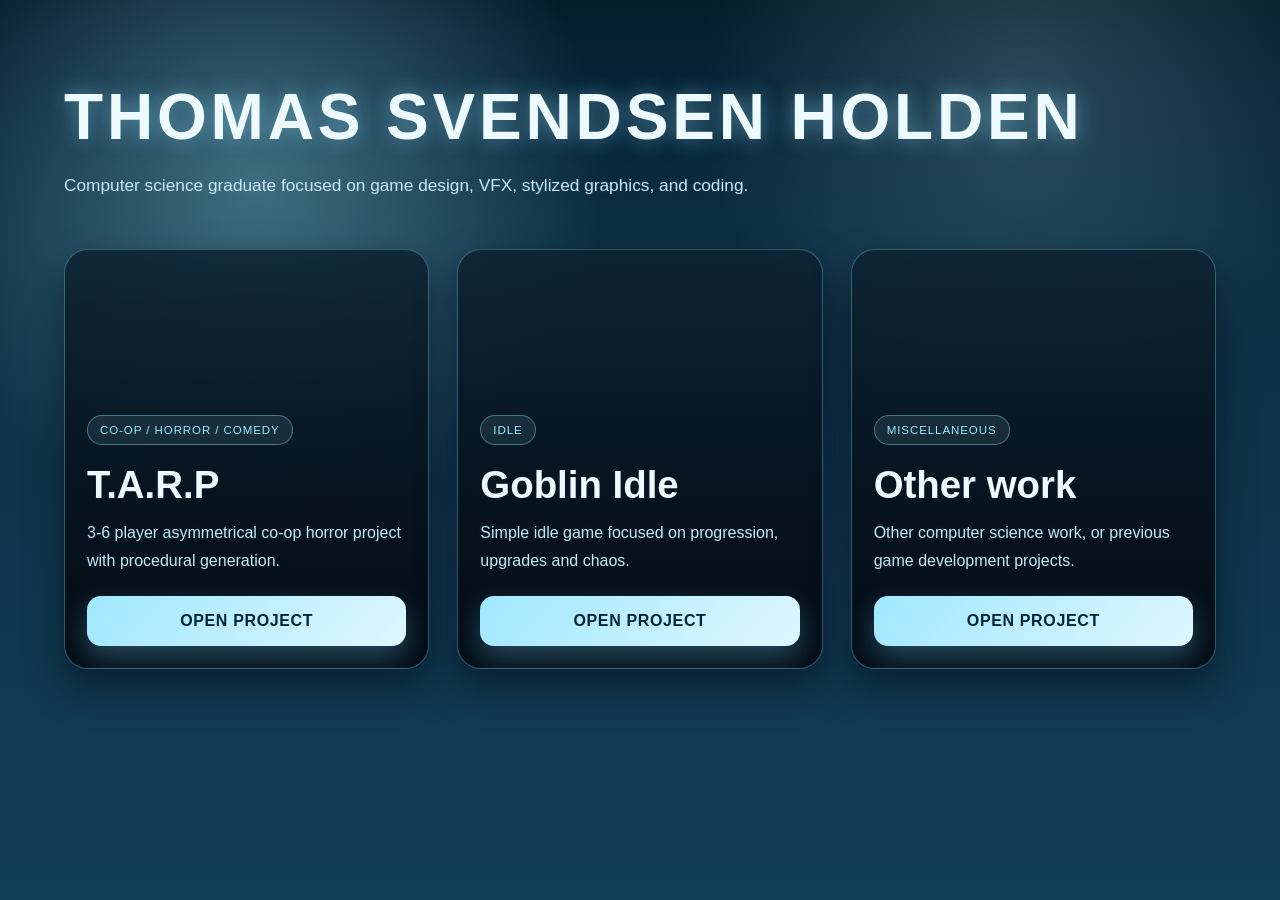
<file: index.html>
<!DOCTYPE html>
<html lang="en">
<head>
	<meta charset="UTF-8">
	<meta name="viewport" content="width=device-width, initial-scale=1.0">
	<title>Thomas Svendsen Holden</title>
	<link rel="stylesheet" href="styles.css">
</head>
<body>
	<main class="page-shell">
		<section class="hero">
			<h1>Thomas Svendsen Holden</h1>
			<p>Computer science graduate focused on game design, VFX, stylized graphics, and coding.</p>
		</section>

		<section class="project-grid" aria-label="Project list">
			<article class="project-card project-card--tarp">
				<video class="project-video" autoplay muted loop playsinline poster="">
					<source src="previews/tarp.mp4" type="video/mp4">
				</video>
				<div class="project-overlay"></div>
				<div class="project-content">
					<span class="tag">Co-op / Horror / Comedy</span>
					<h2>T.A.R.P</h2>
					<p>3-6 player asymmetrical co-op horror project with procedural generation.</p>
					<a class="project-button" href="tarp.html">Open project</a>
				</div>
			</article>

			<article class="project-card project-card--goblin">
				<video class="project-video" autoplay muted loop playsinline poster="">
					<source src="previews/goblin-idle.mp4" type="video/mp4">
				</video>
				<div class="project-overlay"></div>
				<div class="project-content">
					<span class="tag">Idle</span>
					<h2>Goblin Idle</h2>
					<p>Simple idle game focused on progression, upgrades and chaos.</p>
					<a class="project-button" href="goblin-idle.html">Open project</a>
				</div>
			</article>

			<article class="project-card project-card--other">
				<video class="project-video" autoplay muted loop playsinline poster="">
					<source src="previews/other.mp4" type="video/mp4">
				</video>
				<div class="project-overlay"></div>
				<div class="project-content">
					<span class="tag">Miscellaneous</span>
					<h2>Other work</h2>
					<p>Other computer science work, or previous game development projects.</p>
					<a class="project-button" href="other-work.html">Open project</a>
				</div>
			</article>
		</section>
	</main>
</body>
</html>
</file>
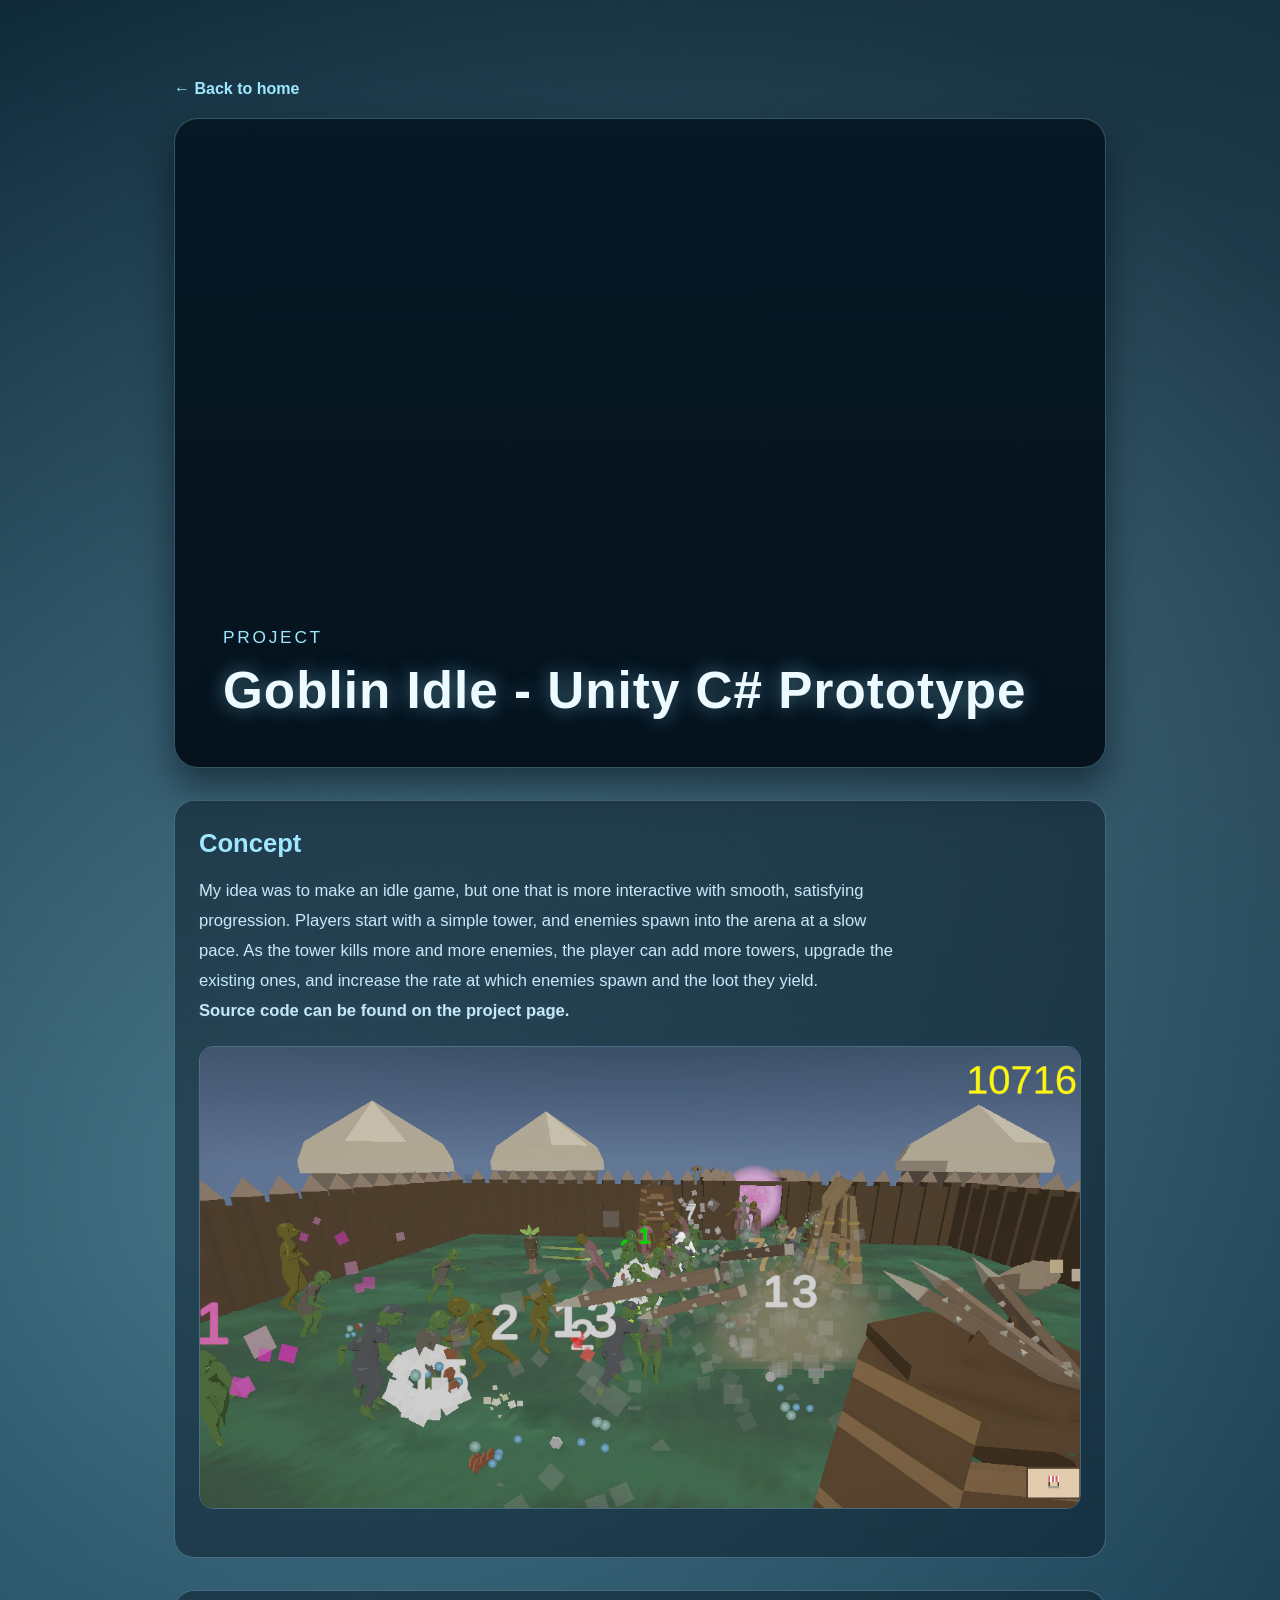
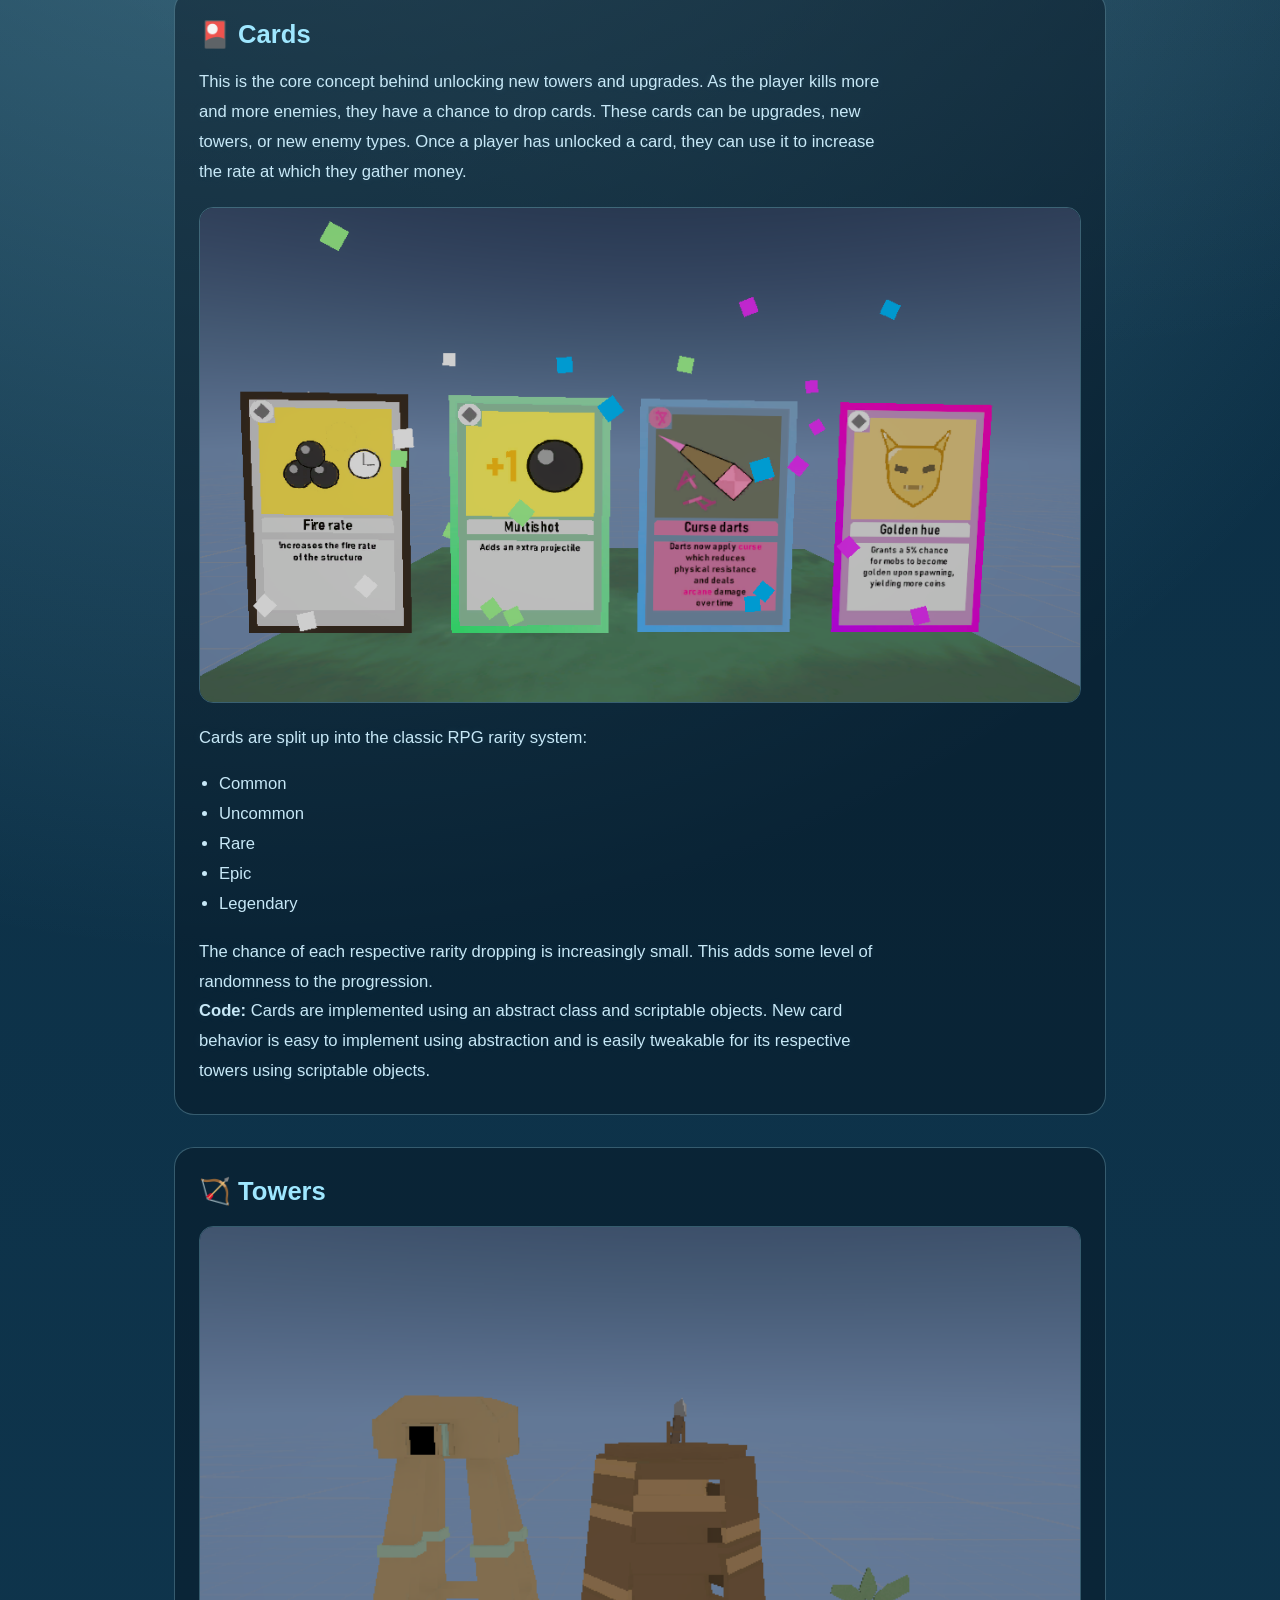
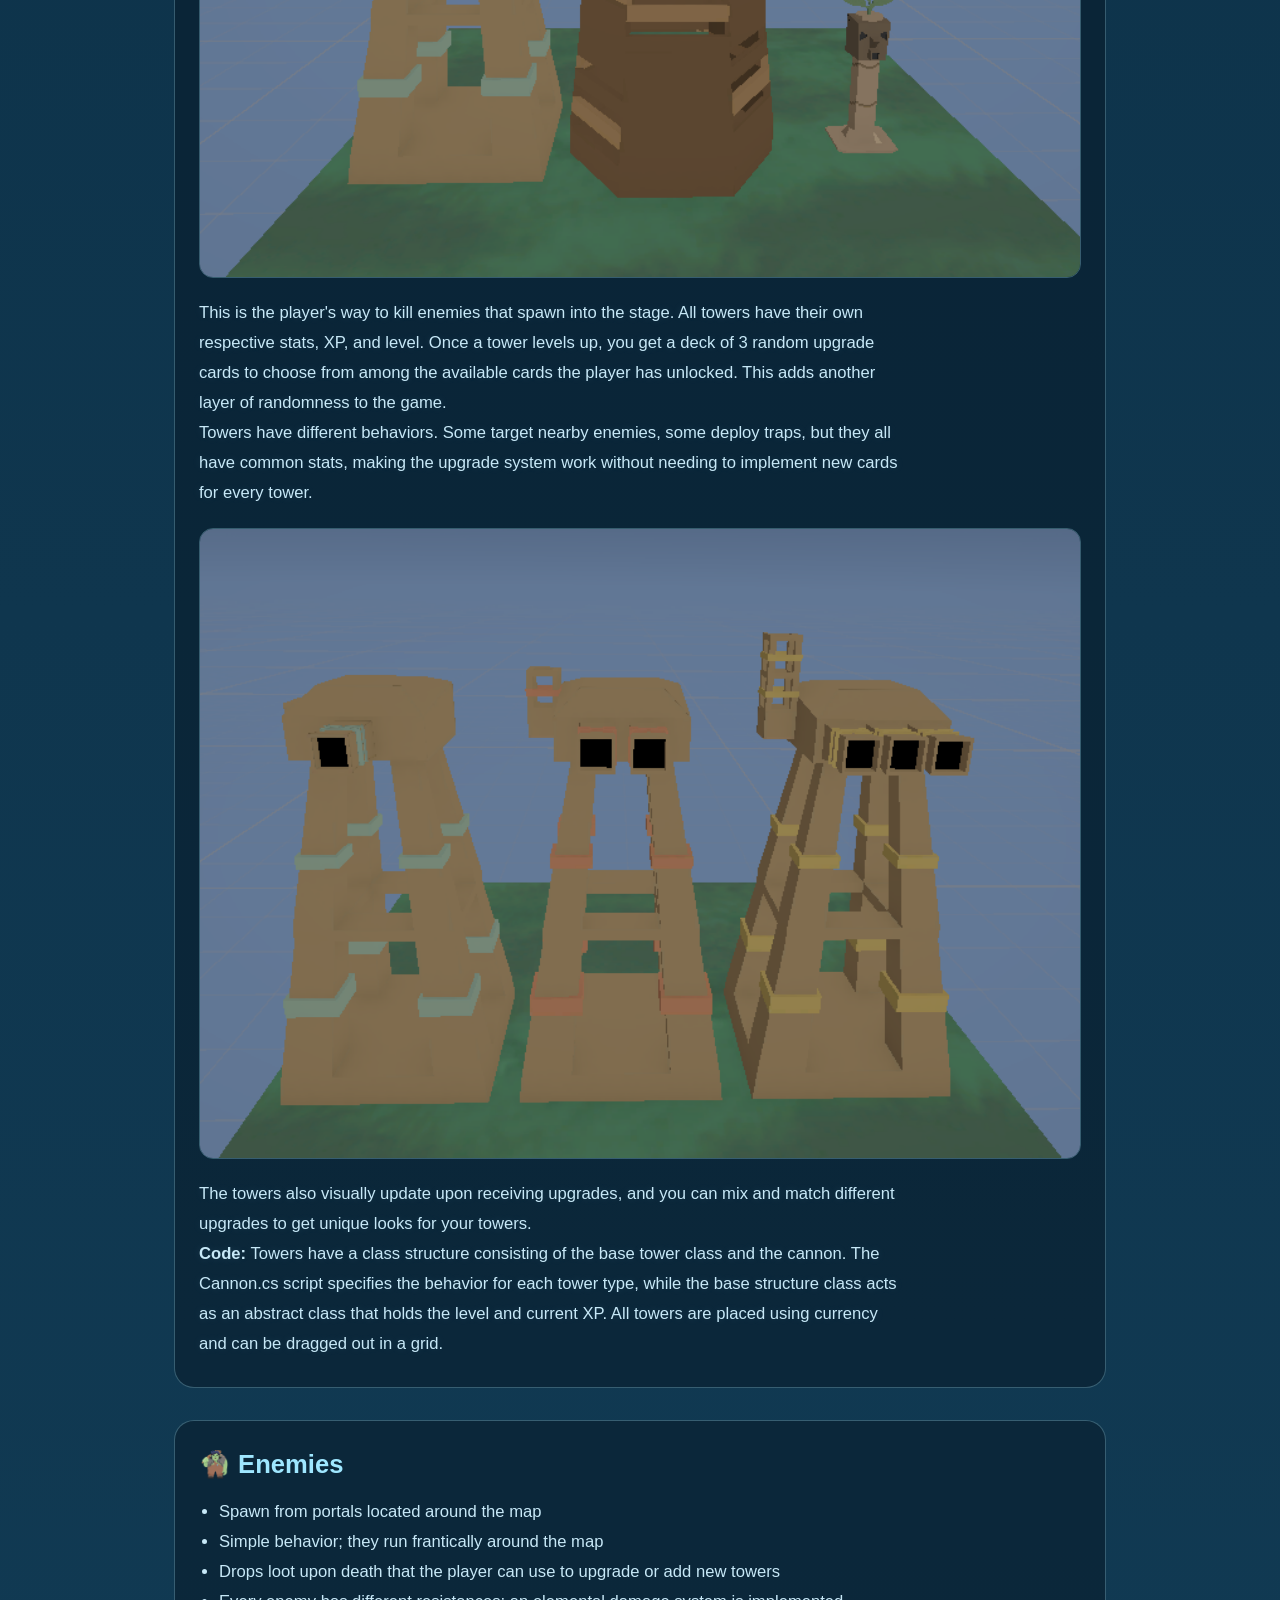
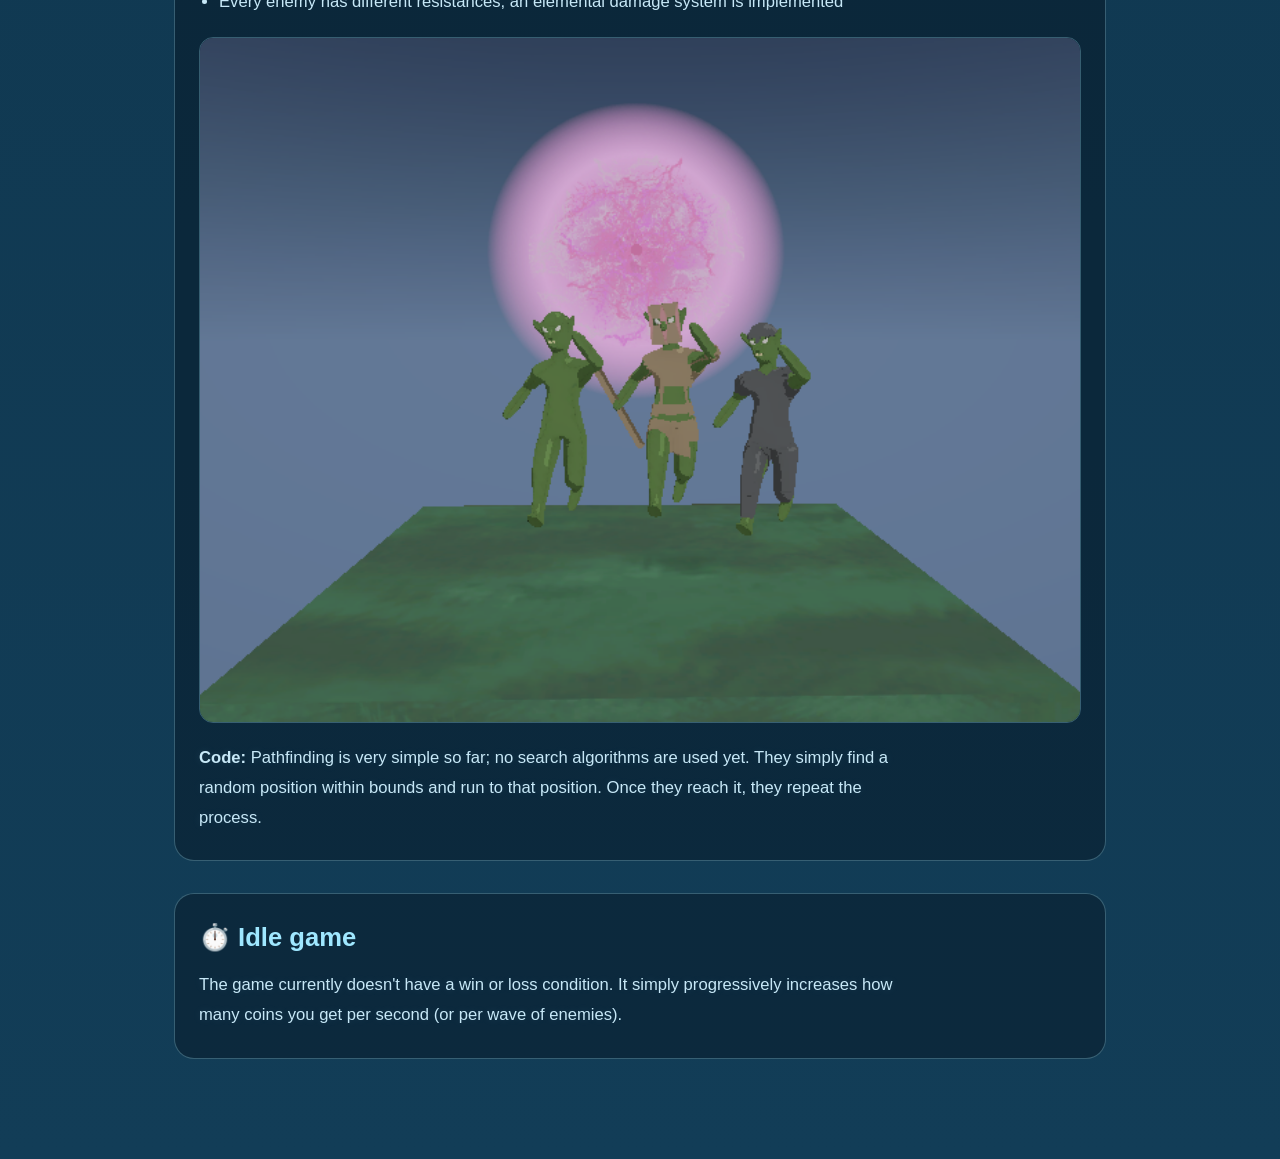
<file: goblin-idle.html>
<!DOCTYPE html>
<html lang="en">
<head>
	<meta charset="UTF-8">
	<meta name="viewport" content="width=device-width, initial-scale=1.0">
	<title>Goblin Idle | Game Development Portfolio</title>
	<link rel="stylesheet" href="styles.css">
</head>
<body>
	<main class="subpage-shell project-page">
		<a class="back-link" href="index.html">← Back to home</a>

		<div class="project-hero">
			<video class="project-hero-video" autoplay muted loop playsinline>
				<source src="previews/goblin-idle.mp4" type="video/mp4">
			</video>
			<div class="project-hero-overlay"></div>
			<div class="project-hero-copy">
				<p class="project-kicker">Project</p>
				<h1>Goblin Idle - Unity C# Prototype</h1>
			</div>
		</div>

		<section class="project-section">
			<h2>Concept</h2>
			<p>My idea was to make an idle game, but one that is more interactive with smooth, satisfying progression. Players start with a simple tower, and enemies spawn into the arena at a slow pace. As the tower kills more and more enemies, the player can add more towers, upgrade the existing ones, and increase the rate at which enemies spawn and the loot they yield.</p>
			<p><strong>Source code can be found on the project page.</strong></p>
			<img src="images/chaos.png" alt="Chaos gameplay concept" />
		</section>

		<section class="project-section">
			<h2>🎴 Cards</h2>
			<p>This is the core concept behind unlocking new towers and upgrades. As the player kills more and more enemies, they have a chance to drop cards. These cards can be upgrades, new towers, or new enemy types. Once a player has unlocked a card, they can use it to increase the rate at which they gather money.</p>
			<img src="images/cardsv2.png" alt="Cards" />
			<p>Cards are split up into the classic RPG rarity system:</p>
			<ul>
				<li>Common</li>
				<li>Uncommon</li>
				<li>Rare</li>
				<li>Epic</li>
				<li>Legendary</li>
			</ul>
			<p>The chance of each respective rarity dropping is increasingly small. This adds some level of randomness to the progression.</p>
			<p><strong>Code:</strong> Cards are implemented using an abstract class and scriptable objects. New card behavior is easy to implement using abstraction and is easily tweakable for its respective towers using scriptable objects.</p>
		</section>

		<section class="project-section">
			<h2>🏹 Towers</h2>
			<img src="images/towersv2.png" alt="Towers" />
			<p>This is the player's way to kill enemies that spawn into the stage. All towers have their own respective stats, XP, and level. Once a tower levels up, you get a deck of 3 random upgrade cards to choose from among the available cards the player has unlocked. This adds another layer of randomness to the game.</p>
			<p>Towers have different behaviors. Some target nearby enemies, some deploy traps, but they all have common stats, making the upgrade system work without needing to implement new cards for every tower.</p>
			<img src="images/upgrades.png" alt="Tower upgrades" />
			<p>The towers also visually update upon receiving upgrades, and you can mix and match different upgrades to get unique looks for your towers.</p>

			<p><strong>Code:</strong> Towers have a class structure consisting of the base tower class and the cannon. The Cannon.cs script specifies the behavior for each tower type, while the base structure class acts as an abstract class that holds the level and current XP.
			
			All towers are placed using currency and can be dragged out in a grid.</p>
		</section>

		<section class="project-section">
			<h2>🧌 Enemies</h2>
			<ul>
				<li>Spawn from portals located around the map</li>
				<li>Simple behavior; they run frantically around the map</li>
				<li>Drops loot upon death that the player can use to upgrade or add new towers</li>
				<li>Every enemy has different resistances; an elemental damage system is implemented</li>
			</ul>
			<img src="images/enemies.png" alt="Enemies" />
			<p><strong>Code:</strong> Pathfinding is very simple so far; no search algorithms are used yet. They simply find a random position within bounds and run to that position. Once they reach it, they repeat the process.</p>
		</section>

		<section class="project-section">
			<h2>⏱️ Idle game</h2>
			<p>The game currently doesn't have a win or loss condition. It simply progressively increases how many coins you get per second (or per wave of enemies).</p>
		</section>
	</main>
</body>
</html>
</file>
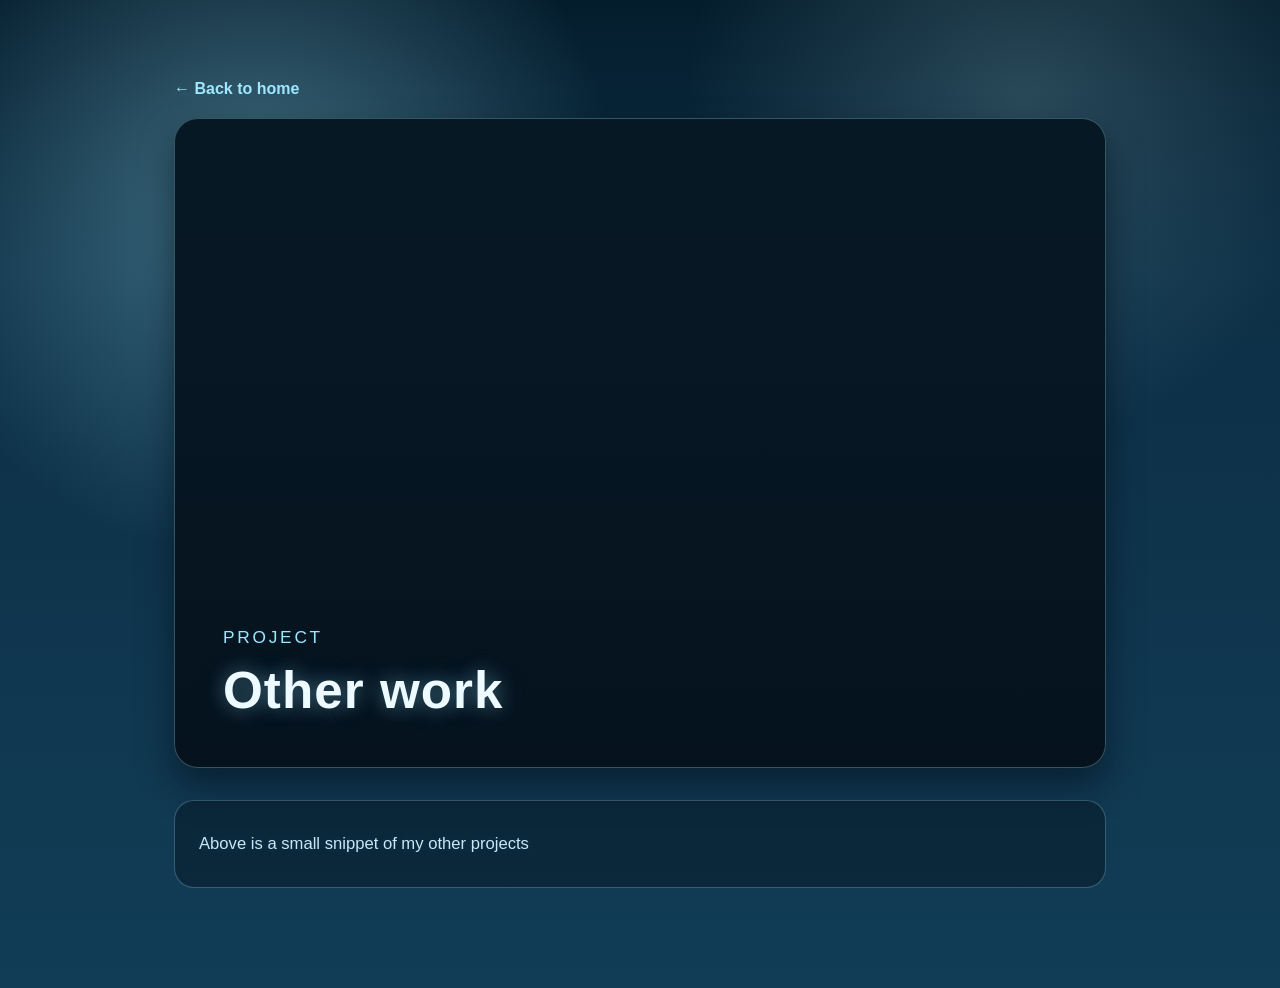
<file: other-work.html>
<!DOCTYPE html>
<html lang="en">
<head>
	<meta charset="UTF-8">
	<meta name="viewport" content="width=device-width, initial-scale=1.0">
	<title>Other work | Game Development Portfolio</title>
	<link rel="stylesheet" href="styles.css">
</head>
<body>
	<main class="subpage-shell project-page">
		<a class="back-link" href="index.html">← Back to home</a>

		<div class="project-hero">
			<video class="project-hero-video" autoplay muted loop playsinline>
				<source src="previews/other.mp4" type="video/mp4">
			</video>
			<div class="project-hero-overlay"></div>
			<div class="project-hero-copy">
				<p class="project-kicker">Project</p>
				<h1>Other work</h1>
			</div>
		</div>

		<section class="project-section">
			<p>Above is a small snippet of my other projects</p>
		</section>
	</main>
</body>
</html>
</file>
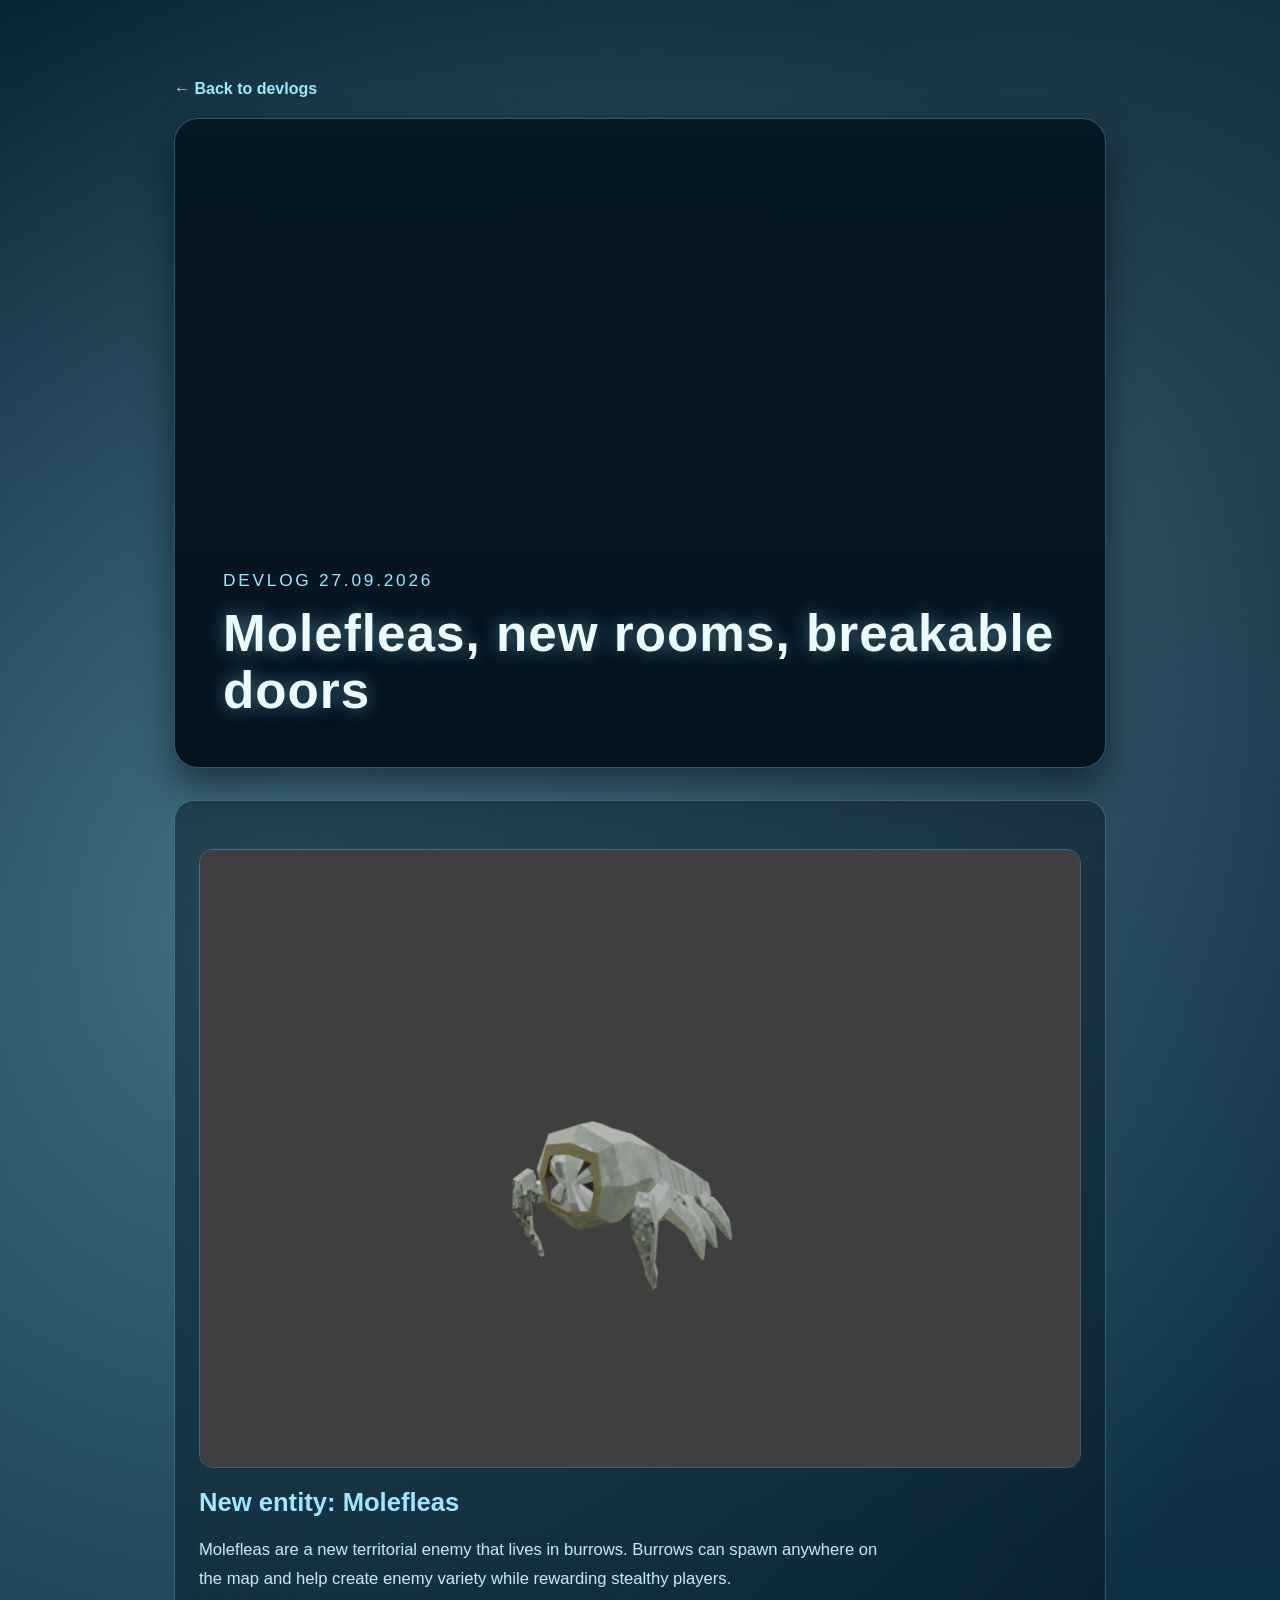
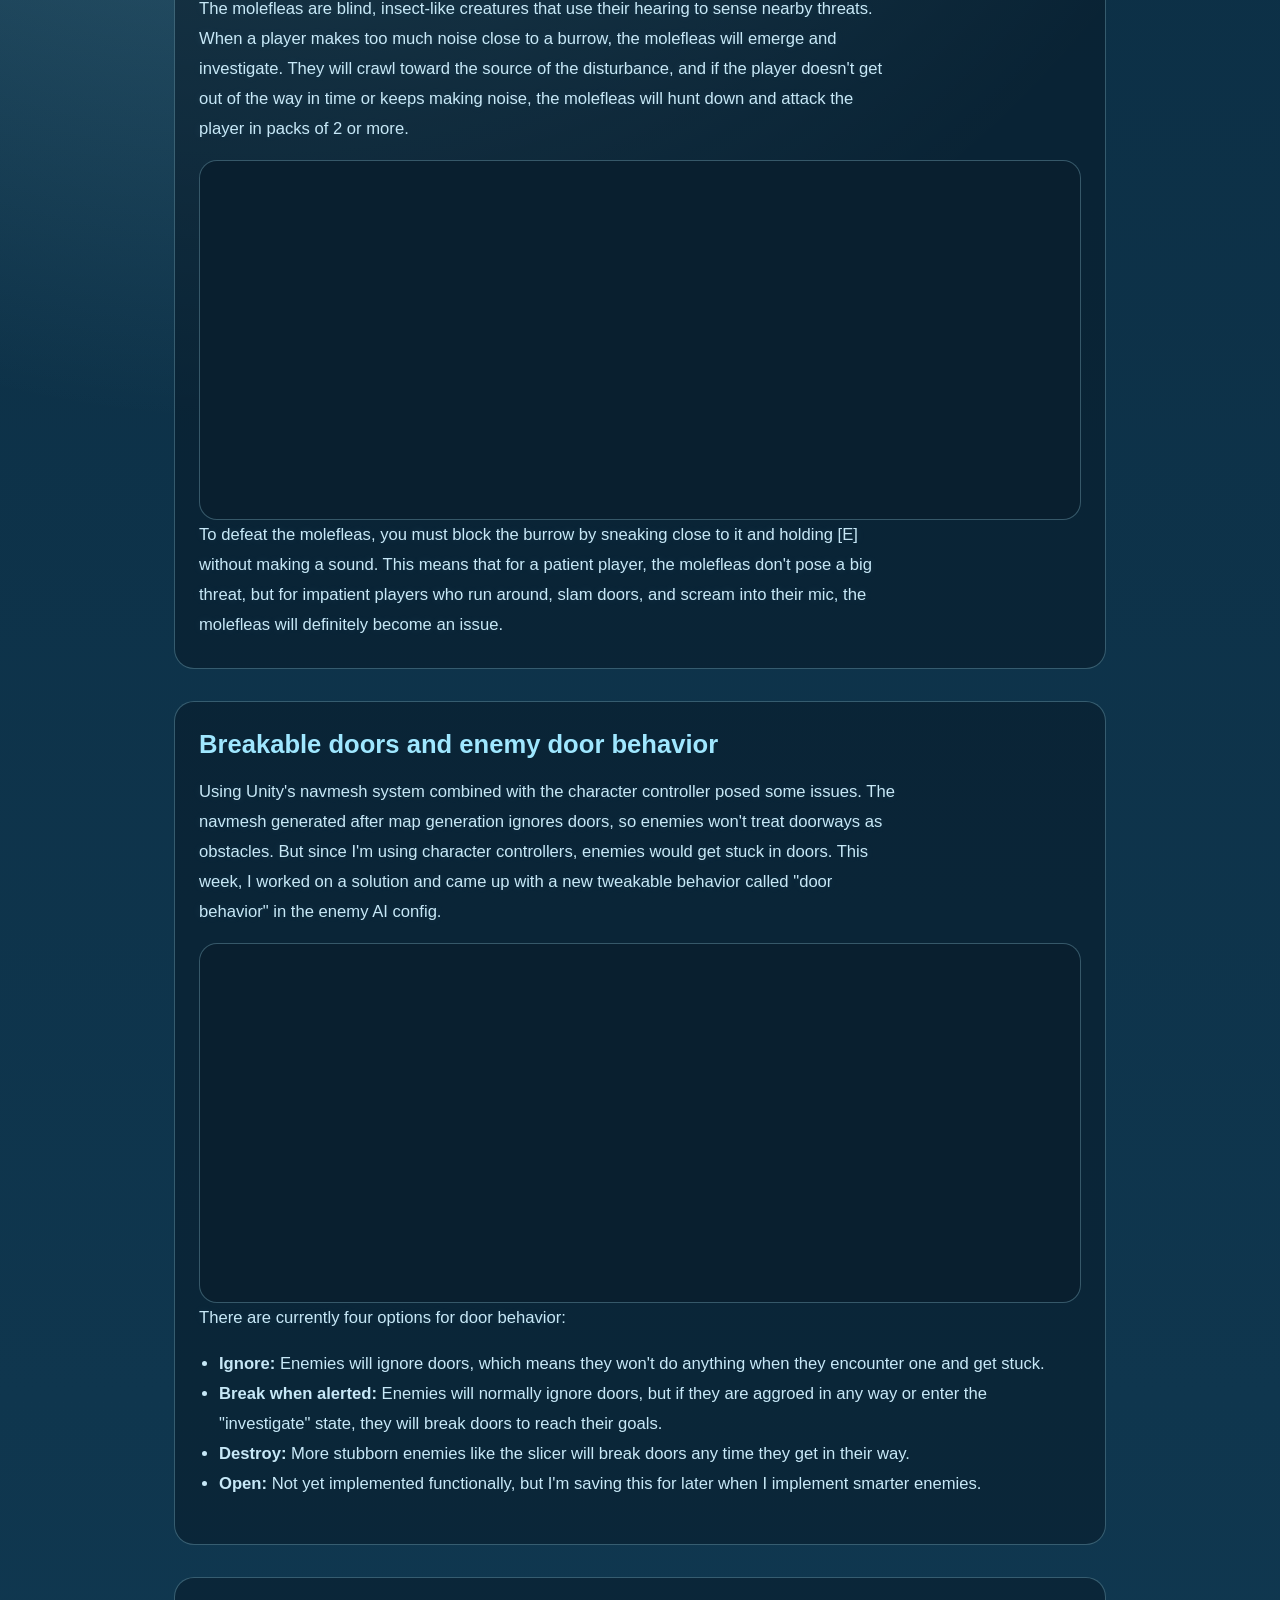
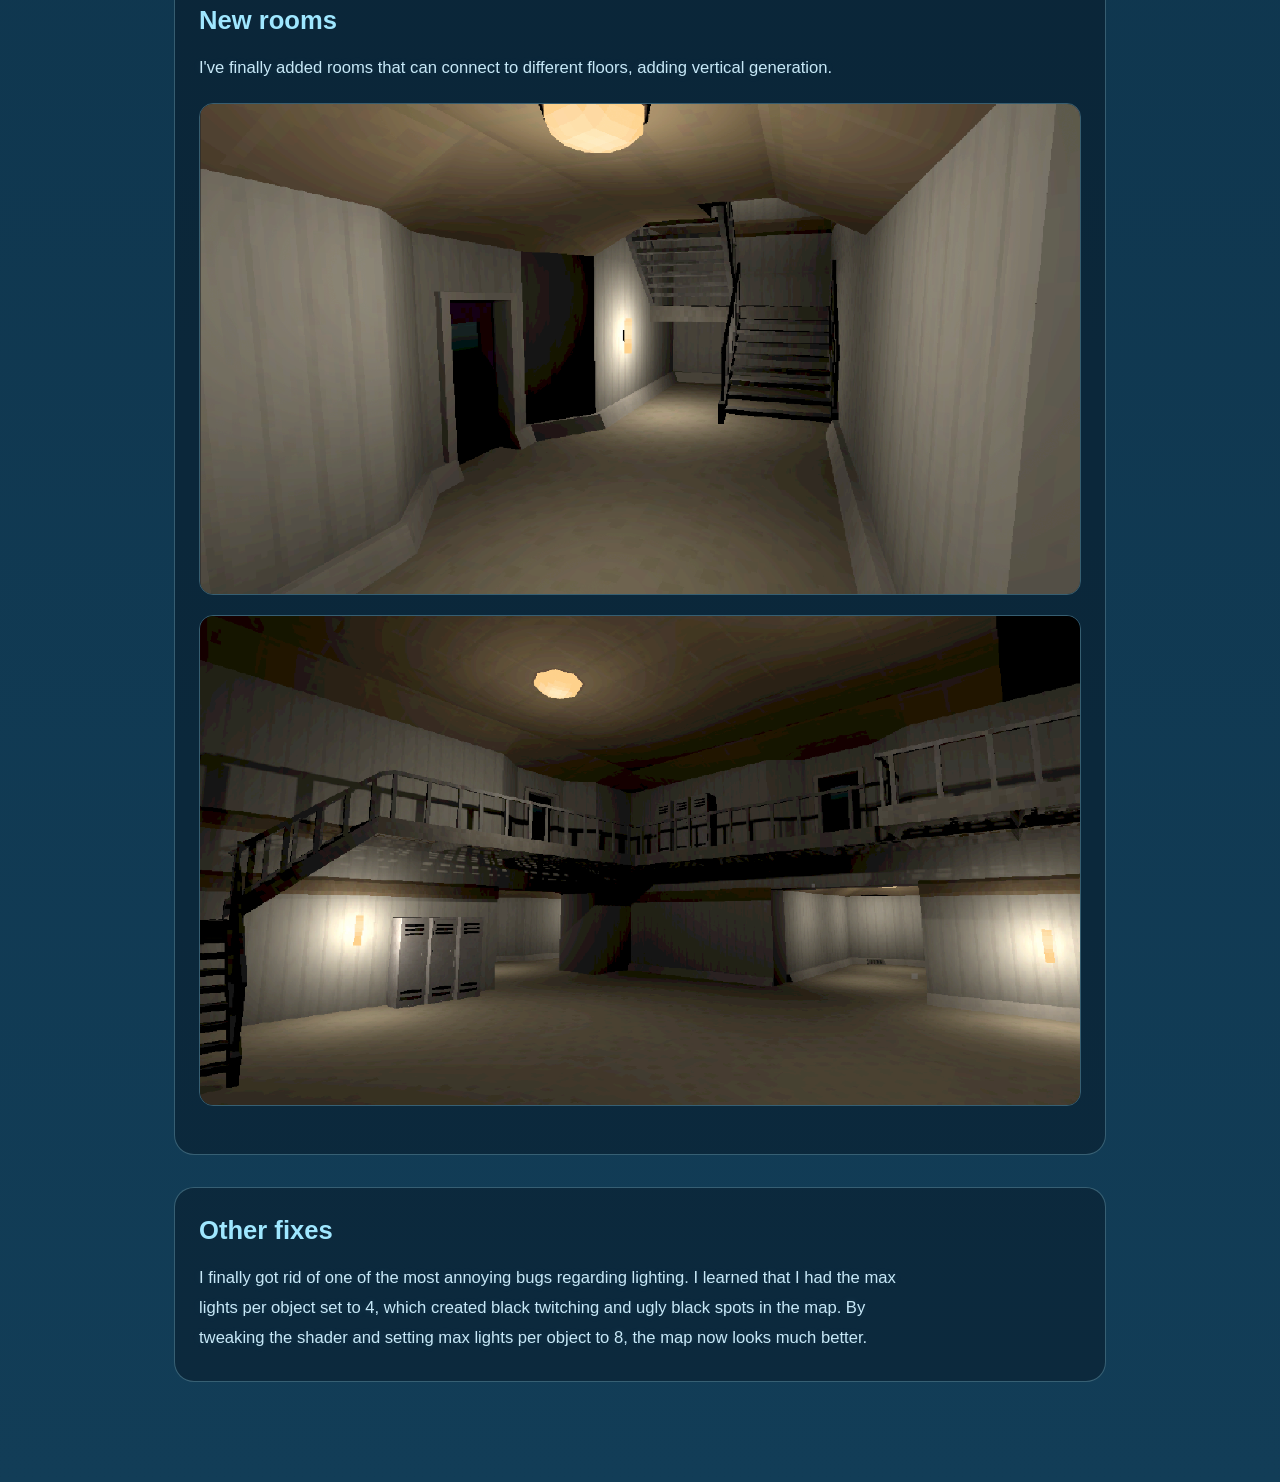
<file: tarp-devlog-01.html>
<!DOCTYPE html>
<html lang="en">
<head>
	<meta charset="UTF-8">
	<meta name="viewport" content="width=device-width, initial-scale=1.0">
	<title>T.A.R.P Devlog 01</title>
	<link rel="stylesheet" href="styles.css">
</head>
<body>
	<main class="subpage-shell project-page">
		<a class="back-link" href="tarp-devlogs.html">← Back to devlogs</a>

		<div class="project-hero">
			<video class="project-hero-video" autoplay muted loop playsinline>
				<source src="previews/devlog1.mp4" type="video/mp4">
			</video>
			<div class="project-hero-overlay"></div>
			<div class="project-hero-copy">
				<p class="project-kicker">Devlog 27.09.2026</p>
				<h1>Molefleas, new rooms, breakable doors</h1>
			</div>
		</div>

		<section class="project-section">
			<img src="images/moleflea.png" alt="Moleflea preview" />
			<h2>New entity: Molefleas</h2>
			<p>Molefleas are a new territorial enemy that lives in burrows. Burrows can spawn anywhere on the map and help create enemy variety while rewarding stealthy players.</p>
			<p>The molefleas are blind, insect-like creatures that use their hearing to sense nearby threats. When a player makes too much noise close to a burrow, the molefleas will emerge and investigate. They will crawl toward the source of the disturbance, and if the player doesn't get out of the way in time or keeps making noise, the molefleas will hunt down and attack the player in packs of 2 or more.</p>
			<video class="project-section-video" autoplay muted loop playsinline>
				<source src="previews/moleflea-preview.mp4" type="video/mp4">
			</video>
			<p>To defeat the molefleas, you must block the burrow by sneaking close to it and holding [E] without making a sound. This means that for a patient player, the molefleas don't pose a big threat, but for impatient players who run around, slam doors, and scream into their mic, the molefleas will definitely become an issue.</p>
		</section>

		<section class="project-section">
			<h2>Breakable doors and enemy door behavior</h2>
			<p>Using Unity's navmesh system combined with the character controller posed some issues. The navmesh generated after map generation ignores doors, so enemies won't treat doorways as obstacles. But since I'm using character controllers, enemies would get stuck in doors. This week, I worked on a solution and came up with a new tweakable behavior called "door behavior" in the enemy AI config.</p>
			<video class="project-section-video" autoplay muted loop playsinline>
				<source src="previews/door-break.mp4" type="video/mp4">
			</video>
			<p>There are currently four options for door behavior:</p>
			<ul>
				<li><strong>Ignore:</strong> Enemies will ignore doors, which means they won't do anything when they encounter one and get stuck.</li>
				<li><strong>Break when alerted:</strong> Enemies will normally ignore doors, but if they are aggroed in any way or enter the "investigate" state, they will break doors to reach their goals.</li>
				<li><strong>Destroy:</strong> More stubborn enemies like the slicer will break doors any time they get in their way.</li>
				<li><strong>Open:</strong> Not yet implemented functionally, but I'm saving this for later when I implement smarter enemies.</li>
			</ul>
		</section>

		<section class="project-section">
			<h2>New rooms</h2>
			<p>I've finally added rooms that can connect to different floors, adding vertical generation.</p>
			<img src="images/stairs.png" alt="Stairs" />
			<img src="images/storageroom.png" alt="Storage room" />
		</section>

		<section class="project-section">
			<h2>Other fixes</h2>
			<p>I finally got rid of one of the most annoying bugs regarding lighting. I learned that I had the max lights per object set to 4, which created black twitching and ugly black spots in the map. By tweaking the shader and setting max lights per object to 8, the map now looks much better.</p>
		</section>
	</main>
</body>
</html>
</file>
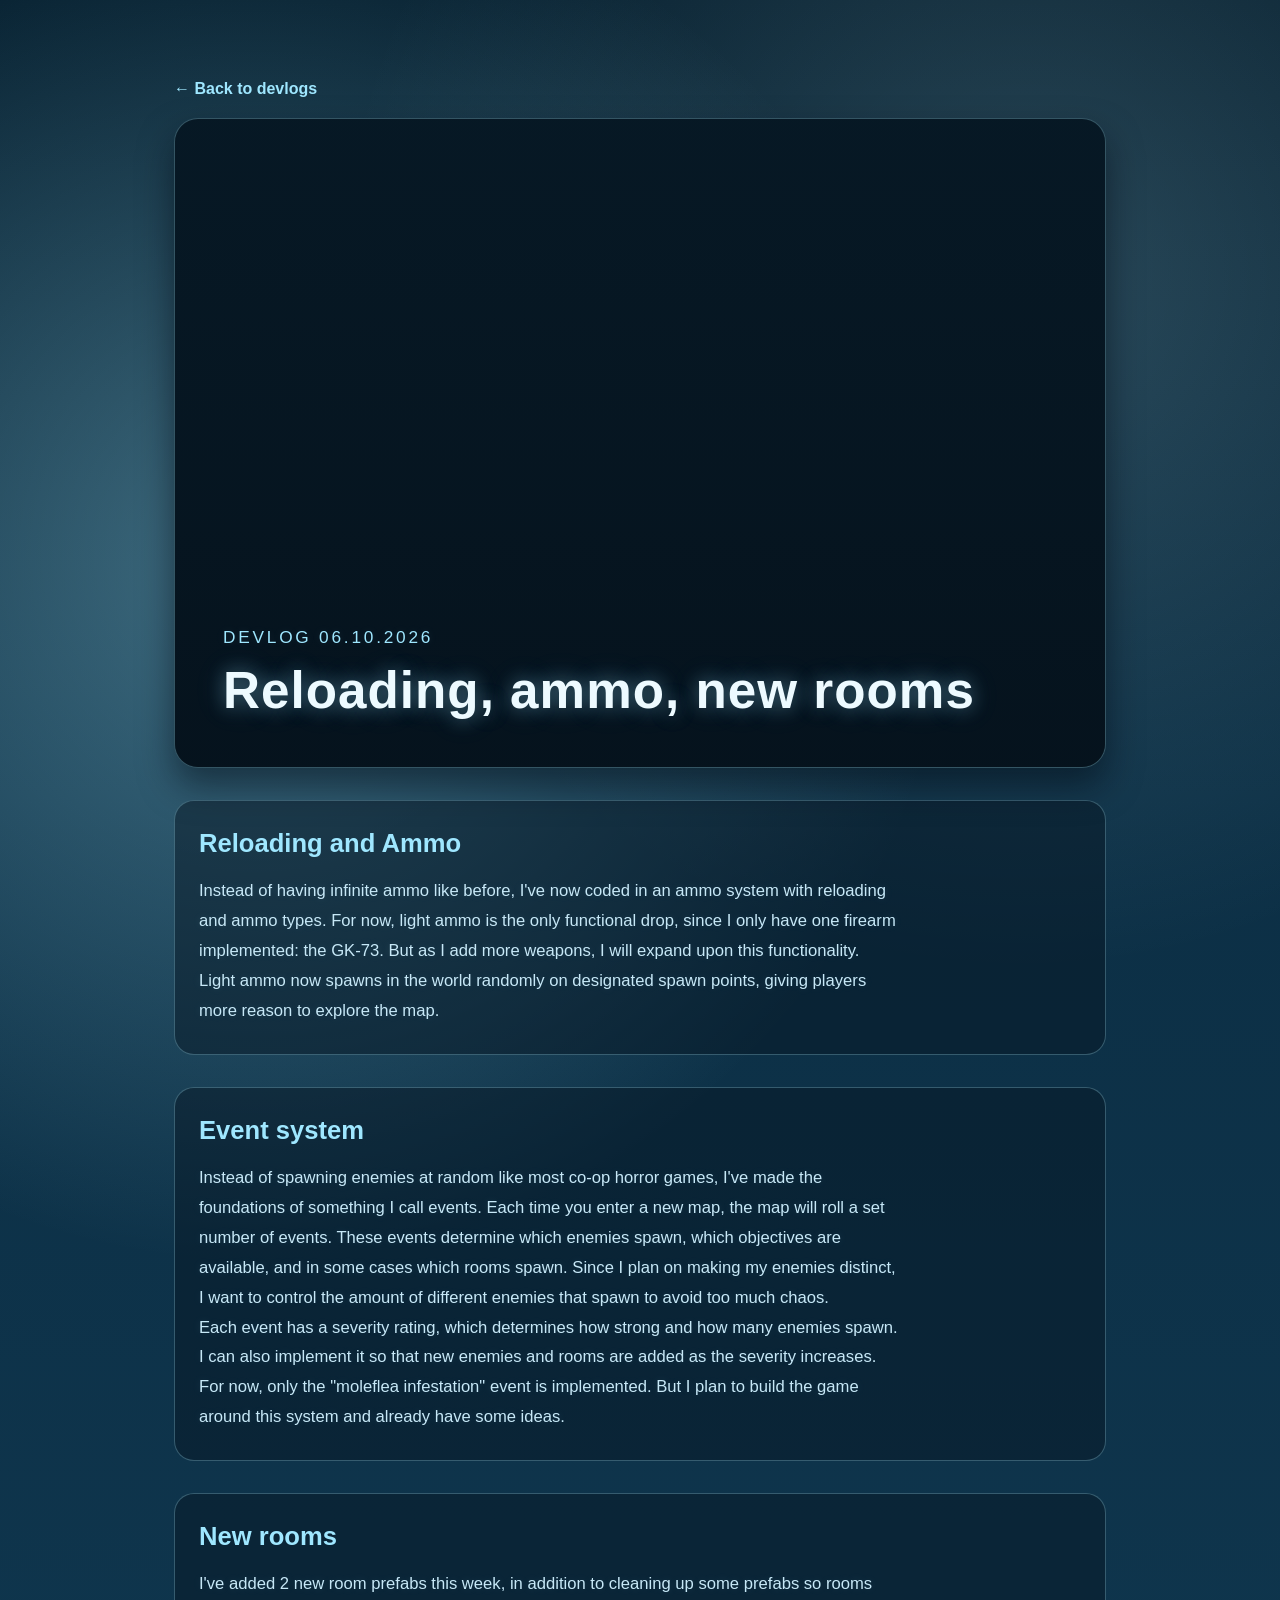
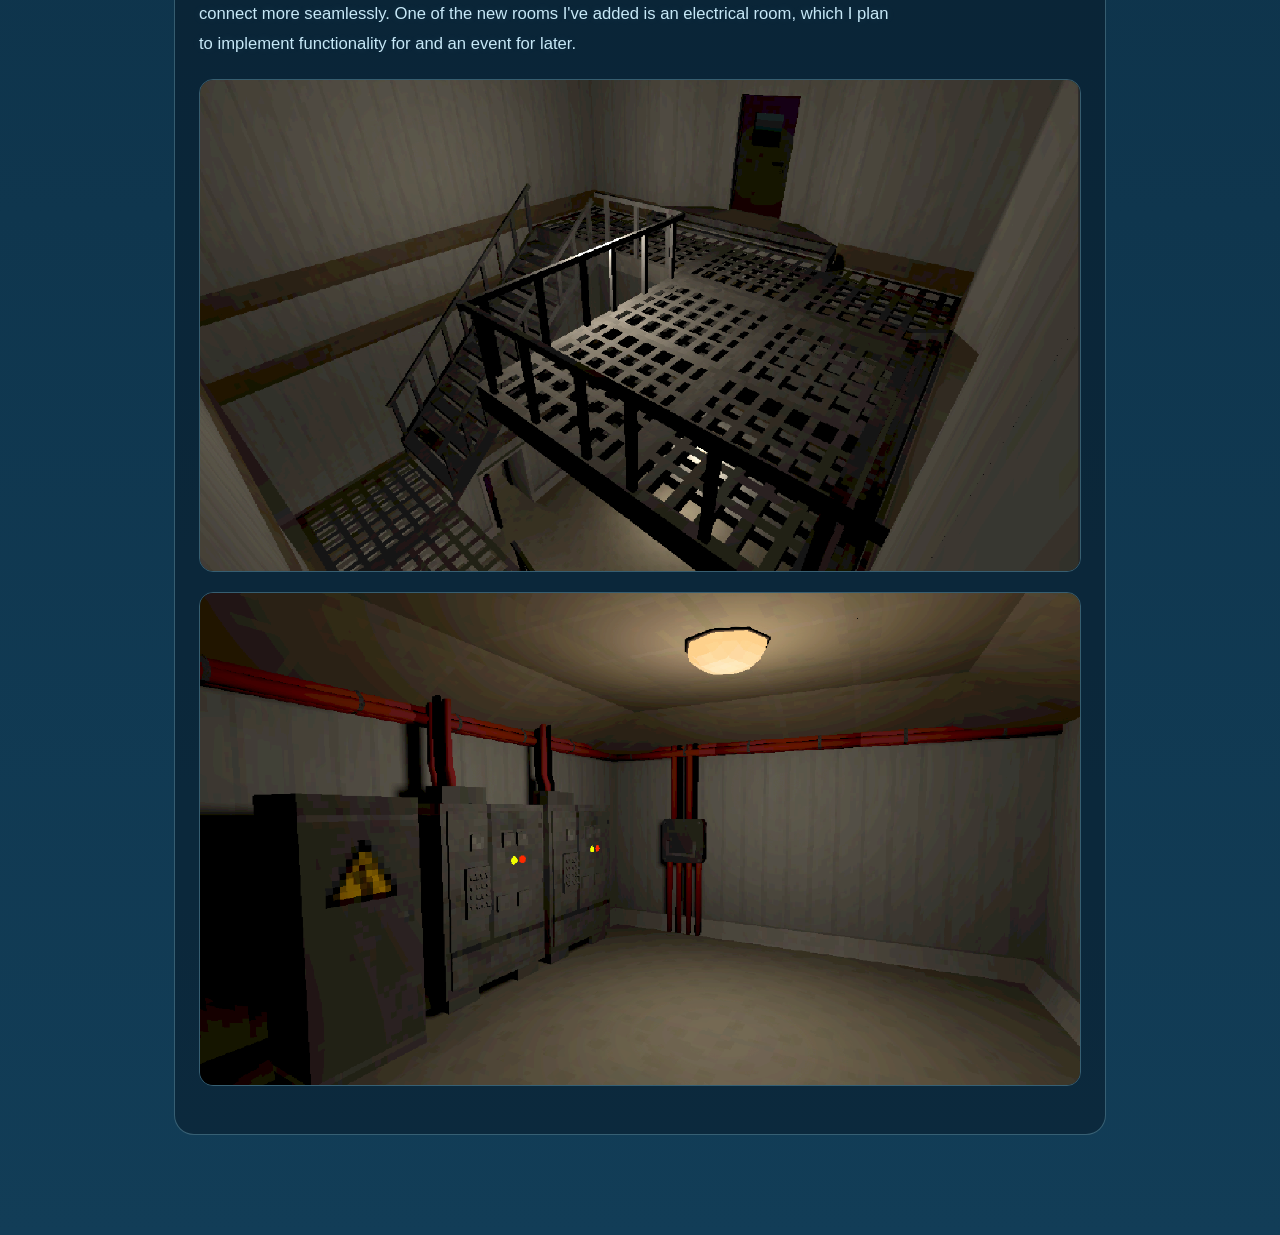
<file: tarp-devlog-02.html>
<!DOCTYPE html>
<html lang="en">
<head>
	<meta charset="UTF-8">
	<meta name="viewport" content="width=device-width, initial-scale=1.0">
	<title>T.A.R.P Devlog 02</title>
	<link rel="stylesheet" href="styles.css">
</head>
<body>
	<main class="subpage-shell project-page">
		<a class="back-link" href="tarp-devlogs.html">← Back to devlogs</a>

		<div class="project-hero">
			<video class="project-hero-video" autoplay muted loop playsinline>
				<source src="previews/reload-preview.mp4" type="video/mp4">
			</video>
			<div class="project-hero-overlay"></div>
			<div class="project-hero-copy">
				<p class="project-kicker">Devlog 06.10.2026</p>
				<h1>Reloading, ammo, new rooms</h1>
			</div>
		</div>

		<section class="project-section">
			<h2>Reloading and Ammo</h2>
			<p>Instead of having infinite ammo like before, I've now coded in an ammo system with reloading and ammo types. For now, light ammo is the only functional drop, since I only have one firearm implemented: the GK-73. But as I add more weapons, I will expand upon this functionality.</p>
			<p>Light ammo now spawns in the world randomly on designated spawn points, giving players more reason to explore the map.</p>
		</section>

		<section class="project-section">
			<h2>Event system</h2>
			<p>Instead of spawning enemies at random like most co-op horror games, I've made the foundations of something I call events. Each time you enter a new map, the map will roll a set number of events. These events determine which enemies spawn, which objectives are available, and in some cases which rooms spawn. Since I plan on making my enemies distinct, I want to control the amount of different enemies that spawn to avoid too much chaos.</p>
			<p>Each event has a severity rating, which determines how strong and how many enemies spawn. I can also implement it so that new enemies and rooms are added as the severity increases.</p>
			<p>For now, only the "moleflea infestation" event is implemented. But I plan to build the game around this system and already have some ideas.</p>
		</section>

		<section class="project-section">
			<h2>New rooms</h2>
			<p>I've added 2 new room prefabs this week, in addition to cleaning up some prefabs so rooms connect more seamlessly. One of the new rooms I've added is an electrical room, which I plan to implement functionality for and an event for later.</p>
			<img src="images/tallstaircase.png" alt="Stairs" />
			<img src="images/electricalroom.png" alt="Electrical room" />
		</section>
	</main>
</body>
</html>
</file>
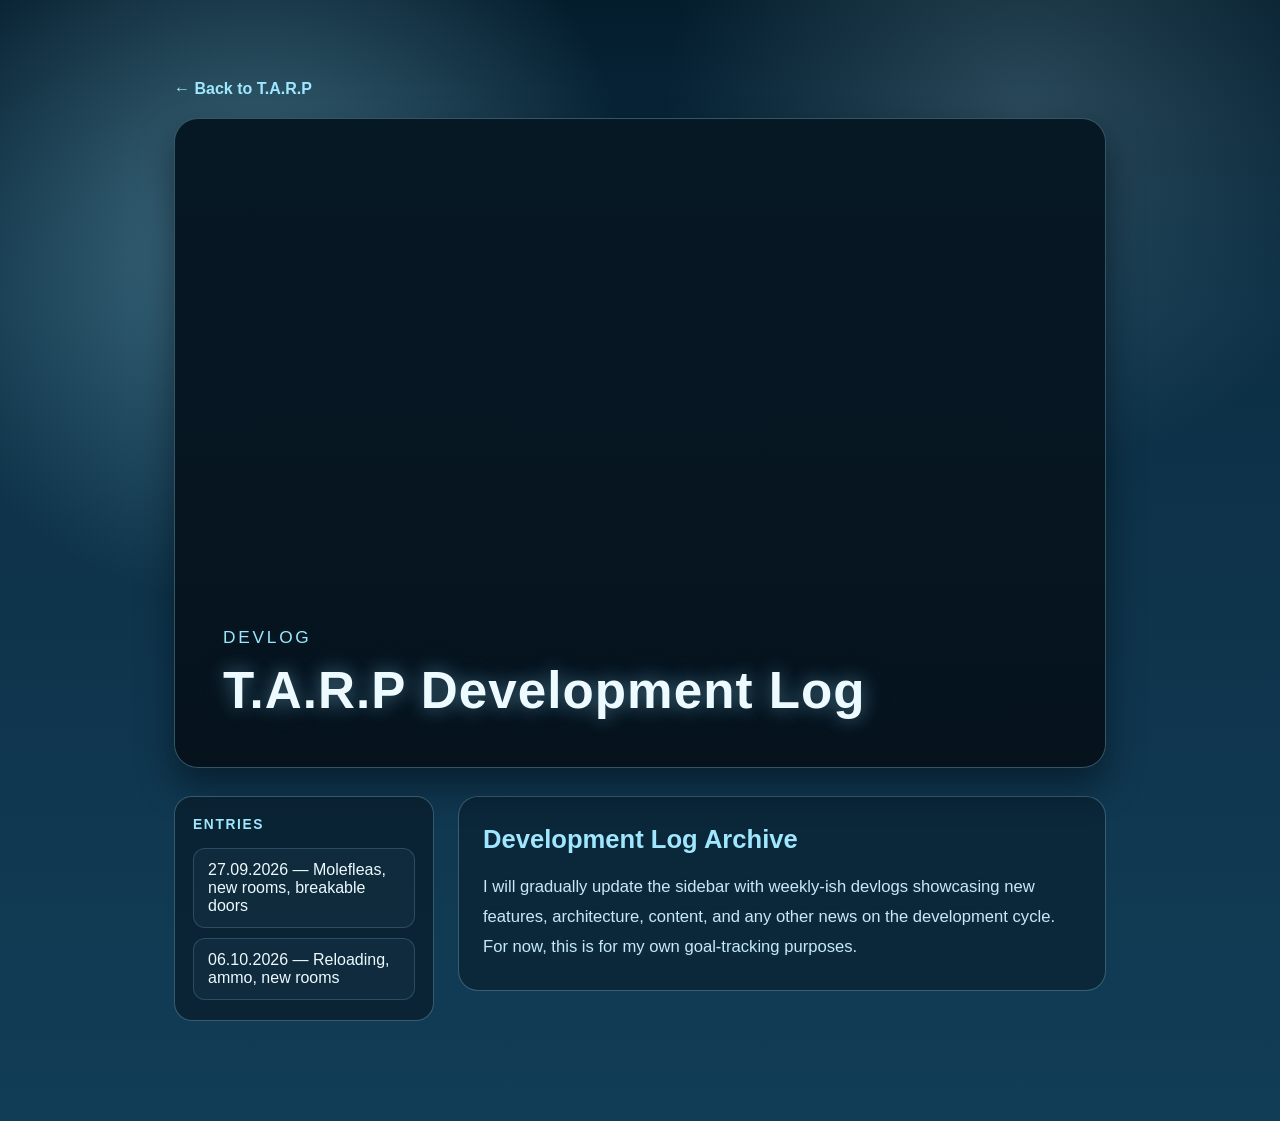
<file: tarp-devlogs.html>
<!DOCTYPE html>
<html lang="en">
<head>
	<meta charset="UTF-8">
	<meta name="viewport" content="width=device-width, initial-scale=1.0">
	<title>T.A.R.P Devlogs</title>
	<link rel="stylesheet" href="styles.css">
</head>
<body>
	<main class="subpage-shell project-page">
		<a class="back-link" href="tarp.html">← Back to T.A.R.P</a>

		<div class="project-hero">
			<video class="project-hero-video" autoplay muted loop playsinline>
				<source src="previews/tarp.mp4" type="video/mp4">
			</video>
			<div class="project-hero-overlay"></div>
			<div class="project-hero-copy">
				<p class="project-kicker">Devlog</p>
				<h1>T.A.R.P Development Log</h1>
			</div>
		</div>

		<div class="devlog-archive">
			<aside class="devlog-sidebar">
				<h3>Entries</h3>
				<nav aria-label="T.A.R.P devlog entries">
					<a class="devlog-nav-link" href="tarp-devlog-01.html">27.09.2026 — Molefleas, new rooms, breakable doors</a>
					<a class="devlog-nav-link" href="tarp-devlog-02.html">06.10.2026 — Reloading, ammo, new rooms</a>
				</nav>
			</aside>

			<div class="devlog-archive-main">
				<section class="project-section">
					<h2>Development Log Archive</h2>
					<p>I will gradually update the sidebar with weekly-ish devlogs showcasing new features, architecture, content, and any other news on the development cycle. For now, this is for my own goal-tracking purposes.</p>
				</section>
			</div>
		</div>
	</main>
</body>
</html>
</file>
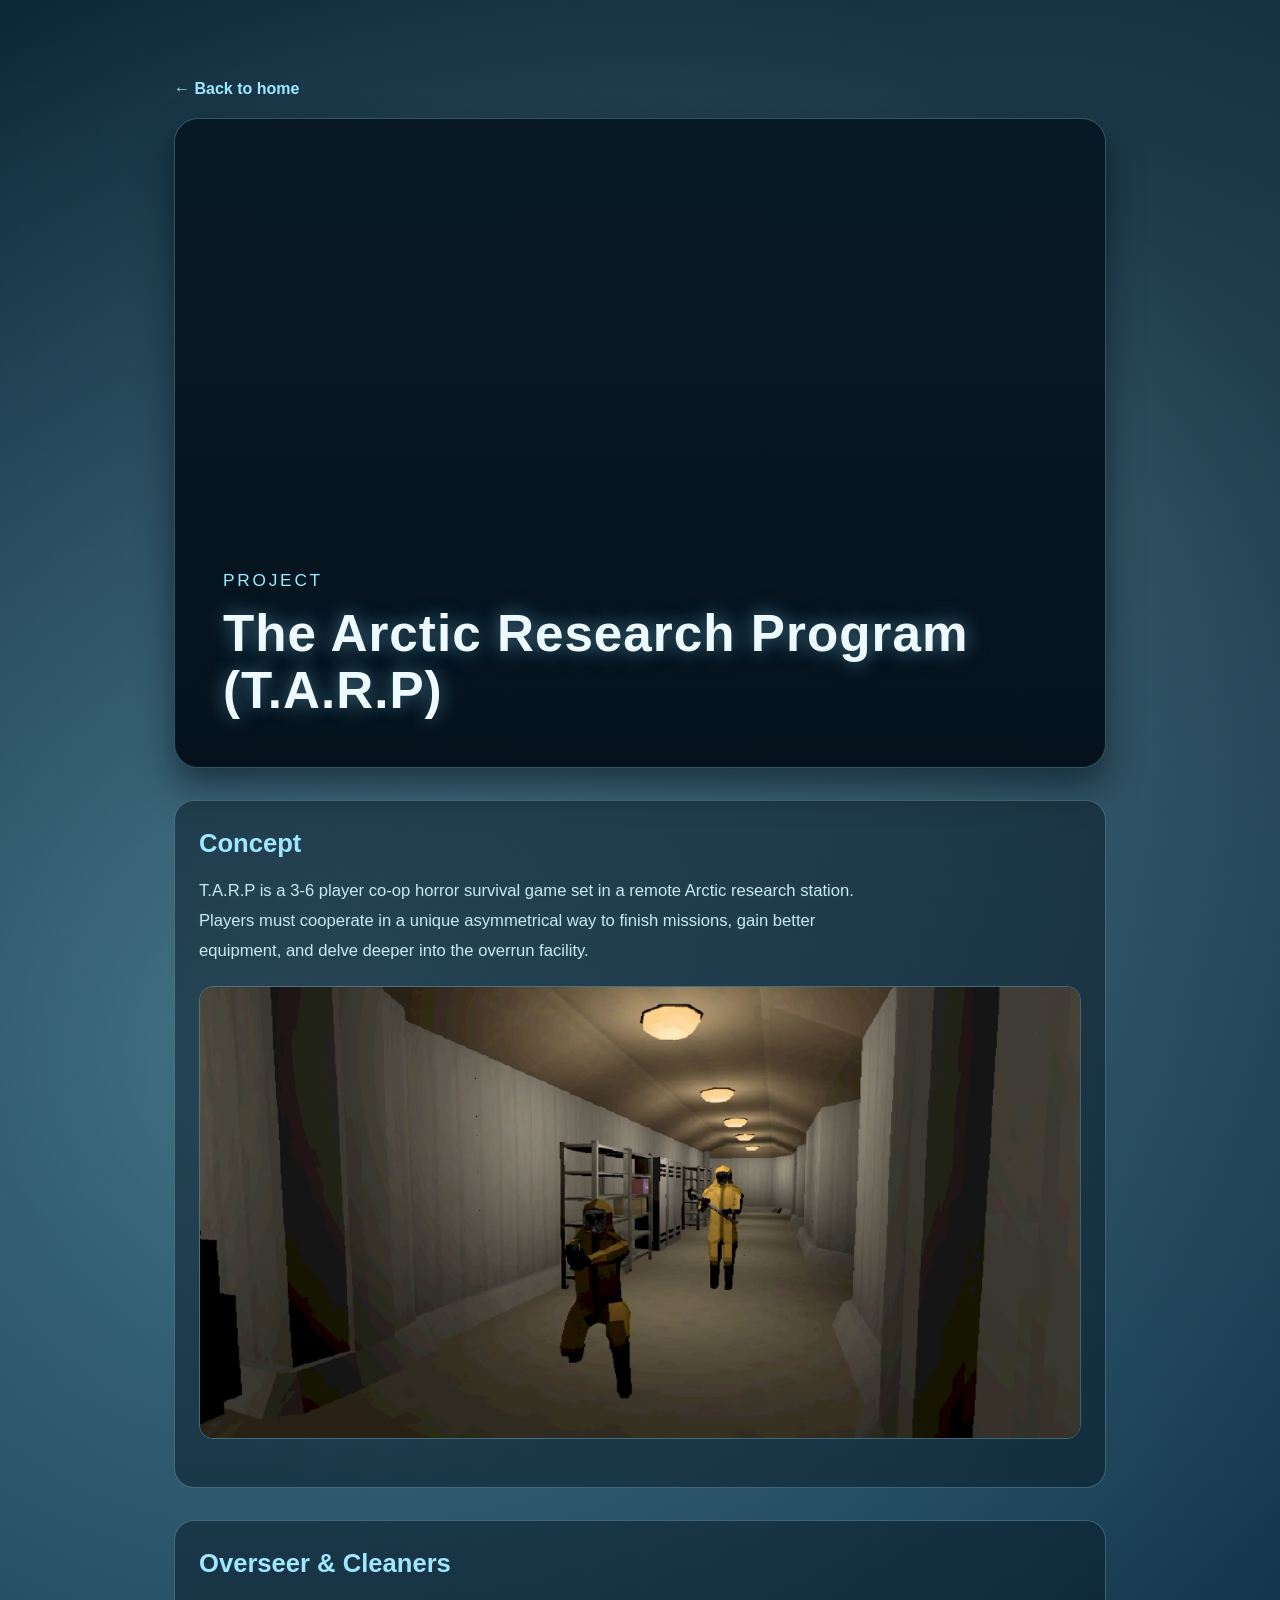
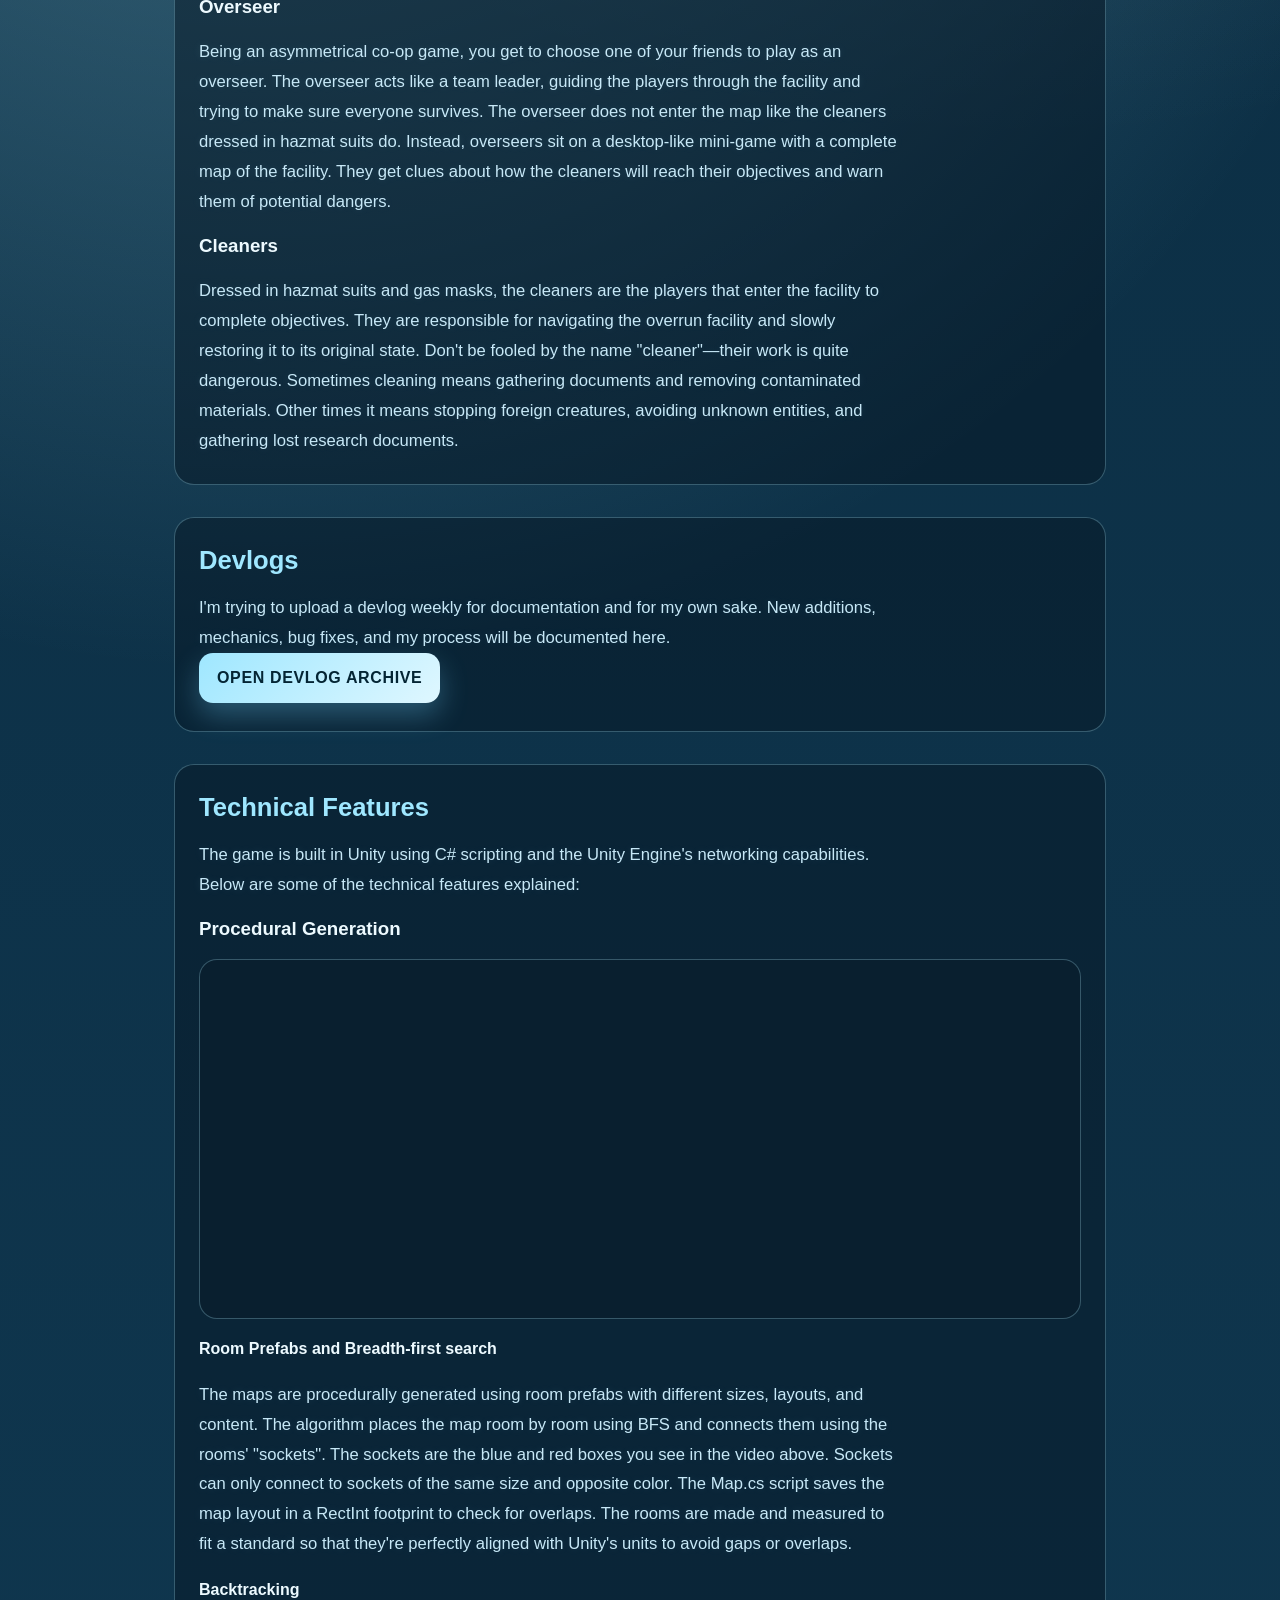
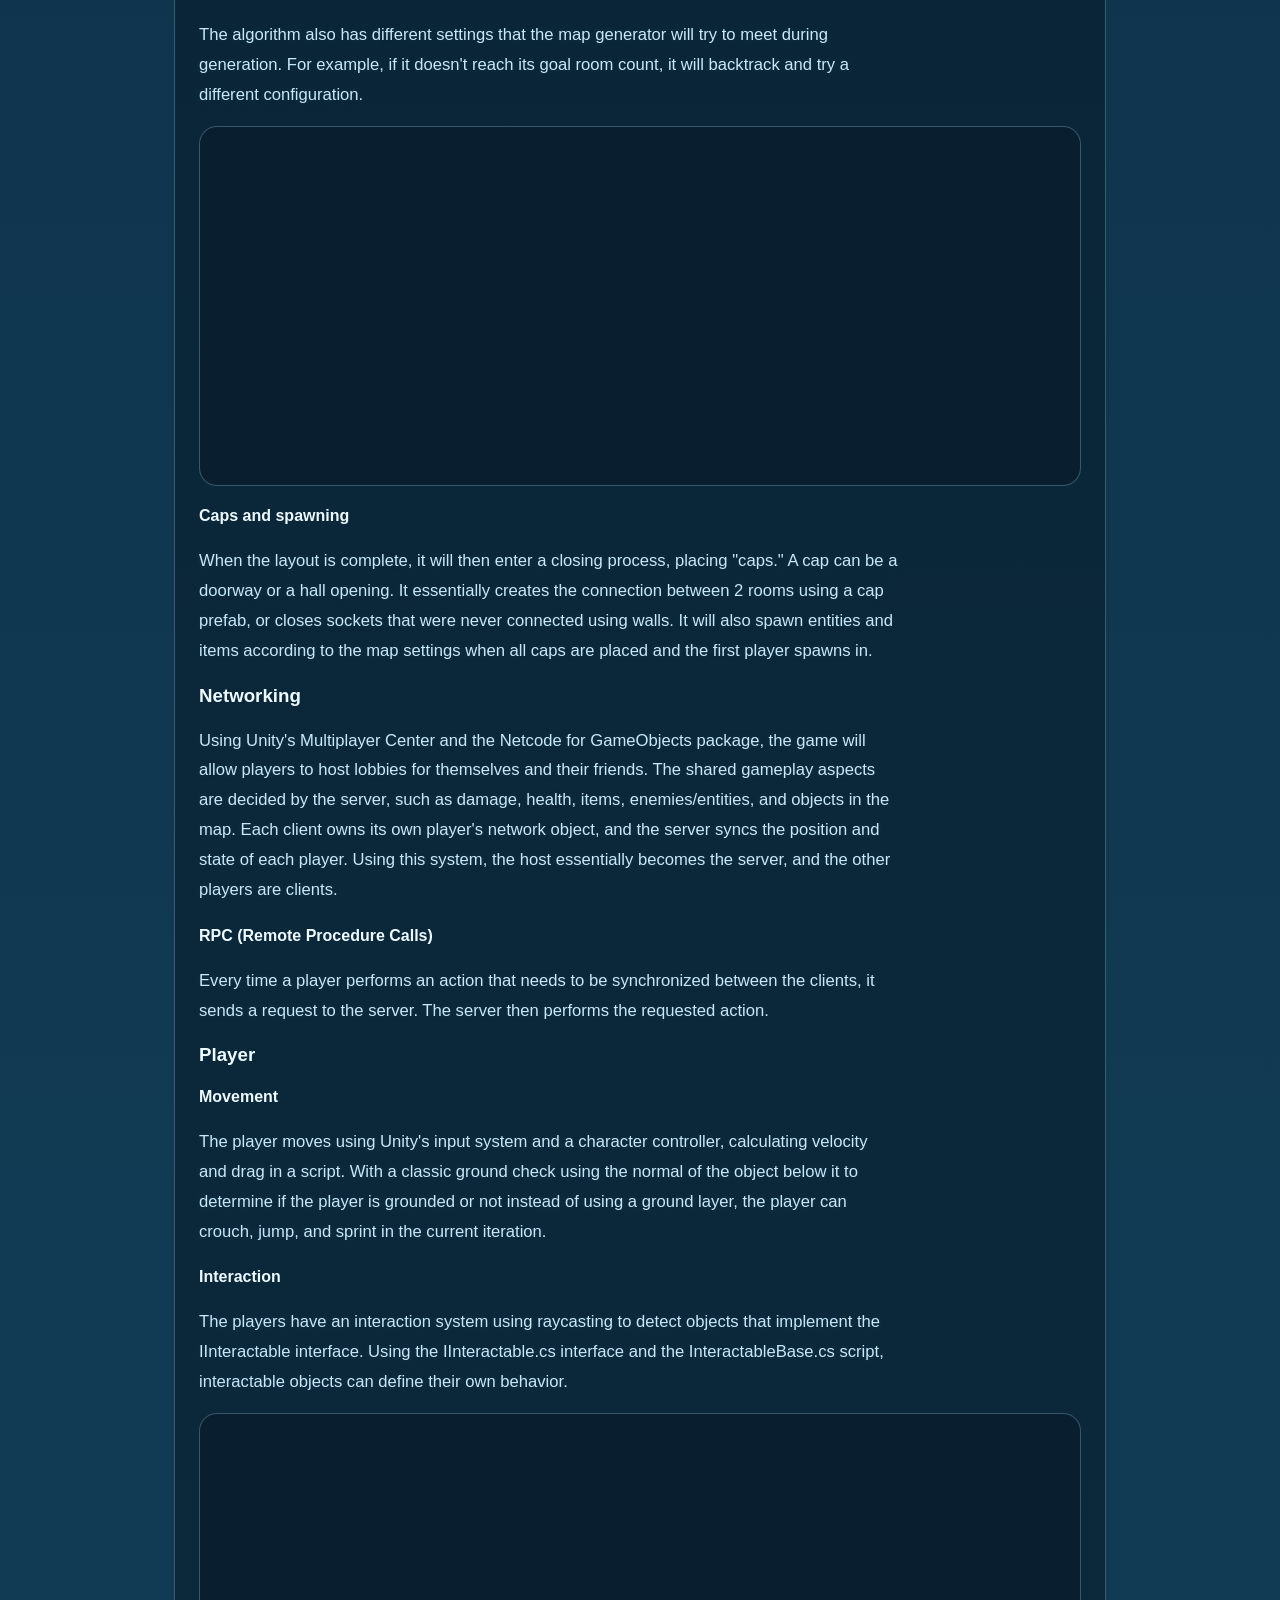
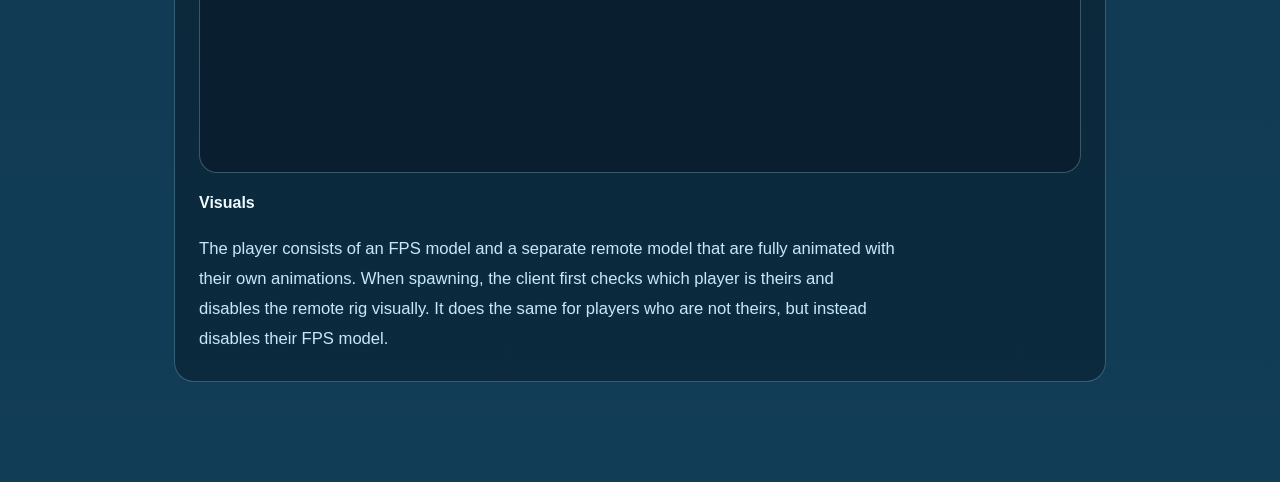
<file: tarp.html>
<!DOCTYPE html>
<html lang="en">
<head>
	<meta charset="UTF-8">
	<meta name="viewport" content="width=device-width, initial-scale=1.0">
	<title>T.A.R.P | Game Development Portfolio</title>
	<link rel="stylesheet" href="styles.css">
</head>
<body>
	<main class="subpage-shell project-page">
		<a class="back-link" href="index.html">← Back to home</a>

		<div class="project-hero">
			<video class="project-hero-video" autoplay muted loop playsinline>
				<source src="previews/tarp.mp4" type="video/mp4">
			</video>
			<div class="project-hero-overlay"></div>
			<div class="project-hero-copy">
				<p class="project-kicker">Project</p>
				<h1>The Arctic Research Program (T.A.R.P)</h1>
			</div>
		</div>

		<section class="project-section">
			<h2>Concept</h2>
			<p>T.A.R.P is a 3-6 player co-op horror survival game set in a remote Arctic research station. Players must cooperate in a unique asymmetrical way to finish missions, gain better equipment, and delve deeper into the overrun facility.</p>
			<img src="images/tarp0.png" alt="Two players in T.A.R.P" />
		</section>

		<section class="project-section">
			<h2>Overseer & Cleaners</h2>
			<h3>Overseer</h3>
			<p>Being an asymmetrical co-op game, you get to choose one of your friends to play as an overseer. The overseer acts like a team leader, guiding the players through the facility and trying to make sure everyone survives. The overseer does not enter the map like the cleaners dressed in hazmat suits do. Instead, overseers sit on a desktop-like mini-game with a complete map of the facility. They get clues about how the cleaners will reach their objectives and warn them of potential dangers.</p>
			<h3>Cleaners</h3>
			<p>Dressed in hazmat suits and gas masks, the cleaners are the players that enter the facility to complete objectives. They are responsible for navigating the overrun facility and slowly restoring it to its original state. Don't be fooled by the name "cleaner"—their work is quite dangerous. Sometimes cleaning means gathering documents and removing contaminated materials. Other times it means stopping foreign creatures, avoiding unknown entities, and gathering lost research documents.</p>
		</section>

		<section class="project-section">
			<h2>Devlogs</h2>
			<p>I'm trying to upload a devlog weekly for documentation and for my own sake. New additions, mechanics, bug fixes, and my process will be documented here.</p>
			<a class="project-button devlog-button" href="tarp-devlogs.html">Open devlog archive</a>
		</section>

		<section class="project-section">
			<h2>Technical Features</h2>
			<p>The game is built in Unity using C# scripting and the Unity Engine's networking capabilities. Below are some of the technical features explained:</p>
			<h3>Procedural Generation</h3>
			<video class="project-section-video" autoplay muted loop playsinline>
				<source src="previews/rooms.mp4" type="video/mp4">
			</video>
			<h4>Room Prefabs and Breadth-first search</h4>
			<p>The maps are procedurally generated using room prefabs with different sizes, layouts, and content. The algorithm places the map room by room using BFS and connects them using the rooms' "sockets". The sockets are the blue and red boxes you see in the video above. Sockets can only connect to sockets of the same size and opposite color. The Map.cs script saves the map layout in a RectInt footprint to check for overlaps. The rooms are made and measured to fit a standard so that they're perfectly aligned with Unity's units to avoid gaps or overlaps.</p>
			<h4>Backtracking</h4>
			<p>The algorithm also has different settings that the map generator will try to meet during generation. For example, if it doesn't reach its goal room count, it will backtrack and try a different configuration.</p>
			<video class="project-section-video" autoplay muted loop playsinline>
				<source src="previews/generation.mp4" type="video/mp4">
			</video>
			<h4>Caps and spawning</h4>
			<p>When the layout is complete, it will then enter a closing process, placing "caps." A cap can be a doorway or a hall opening. It essentially creates the connection between 2 rooms using a cap prefab, or closes sockets that were never connected using walls. It will also spawn entities and items according to the map settings when all caps are placed and the first player spawns in.</p>
			<h3>Networking</h3>
			<p>Using Unity's Multiplayer Center and the Netcode for GameObjects package, the game will allow players to host lobbies for themselves and their friends. The shared gameplay aspects are decided by the server, such as damage, health, items, enemies/entities, and objects in the map. Each client owns its own player's network object, and the server syncs the position and state of each player. Using this system, the host essentially becomes the server, and the other players are clients.</p>
			<h4>RPC (Remote Procedure Calls)</h4>
			<p>Every time a player performs an action that needs to be synchronized between the clients, it sends a request to the server. The server then performs the requested action.</p>
			<h3>Player</h3>
			<h4>Movement</h4>
			<p>The player moves using Unity's input system and a character controller, calculating velocity and drag in a script. With a classic ground check using the normal of the object below it to determine if the player is grounded or not instead of using a ground layer, the player can crouch, jump, and sprint in the current iteration.</p>
			<h4>Interaction</h4>
			<p>The players have an interaction system using raycasting to detect objects that implement the IInteractable interface. Using the IInteractable.cs interface and the InteractableBase.cs script, interactable objects can define their own behavior.</p>
			<video class="project-section-video" autoplay muted loop playsinline>
				<source src="previews/player.mp4" type="video/mp4">
			</video>
			<h4>Visuals</h4>
			<p>The player consists of an FPS model and a separate remote model that are fully animated with their own animations. When spawning, the client first checks which player is theirs and disables the remote rig visually. It does the same for players who are not theirs, but instead disables their FPS model.</p>
		</section>
	</main>
</body>
</html>
</file>
<file: styles.css>
:root {
  --bg-deep: #031a2b;
  --bg-mid: #0b2f45;
  --bg-glow: #dff7ff;
  --panel: rgba(12, 34, 51, 0.82);
  --panel-soft: rgba(17, 53, 73, 0.76);
  --primary: #9fe7ff;
  --primary-strong: #72d4ff;
  --accent: #d9f6ff;
  --text: #edfaff;
  --muted: #c7e8f7;
  --line: rgba(170, 235, 255, 0.28);
  --shadow: rgba(2, 10, 20, 0.5);
}

* {
  box-sizing: border-box;
}

body {
  margin: 0;
  min-height: 100vh;
  font-family: Arial, Helvetica, sans-serif;
  color: var(--text);
  background:
    radial-gradient(circle at 20% 20%, rgba(165, 236, 255, 0.34), transparent 28%),
    radial-gradient(circle at 80% 10%, rgba(199, 245, 255, 0.18), transparent 25%),
    linear-gradient(180deg, #041d2d 0%, #0c2f45 28%, #123d57 100%);
}

main {
  max-width: 1100px;
  margin: 0 auto;
  padding: 80px 24px;
}

h1 {
  margin: 0 0 16px;
  font-size: clamp(2.6rem, 5vw, 4.4rem);
  letter-spacing: 0.06em;
  color: var(--text);
  text-transform: uppercase;
  text-shadow:
    0 0 18px rgba(159, 231, 255, 0.35),
    0 0 32px rgba(121, 196, 255, 0.2);
}

p {
  max-width: 700px;
  margin: 0;
  color: var(--muted);
  font-size: 1.08rem;
  line-height: 1.8;
  text-shadow: 0 0 10px rgba(184, 232, 255, 0.12);
}

.page-shell {
  max-width: 1200px;
  margin: 0 auto;
  padding: 80px 24px 100px;
}

.hero {
  margin-bottom: 48px;
}

.project-grid {
  display: grid;
  grid-template-columns: repeat(3, minmax(260px, 1fr));
  gap: 28px;
}

.project-card {
  position: relative;
  display: flex;
  flex-direction: column;
  min-height: 420px;
  overflow: hidden;
  border: 1px solid var(--line);
  border-radius: 24px;
  background: linear-gradient(180deg, rgba(16, 44, 63, 0.82), rgba(10, 26, 39, 0.9));
  box-shadow: 0 18px 36px var(--shadow);
}

.project-video,
.project-overlay {
  position: absolute;
  inset: 0;
  width: 100%;
  height: 100%;
}

.project-video {
  object-fit: cover;
  filter: saturate(0.8) brightness(0.45);
}

.project-overlay {
  background: linear-gradient(180deg, rgba(2, 9, 17, 0.24), rgba(2, 9, 17, 0.82));
}

.project-content {
  position: relative;
  z-index: 1;
  display: flex;
  flex: 1;
  flex-direction: column;
  justify-content: flex-end;
  padding: 24px 22px 22px;
}

.tag {
  display: inline-block;
  width: fit-content;
  margin-bottom: 18px;
  padding: 8px 12px;
  border: 1px solid rgba(159, 231, 255, 0.4);
  border-radius: 999px;
  background: rgba(159, 231, 255, 0.1);
  color: var(--primary);
  font-size: 0.72rem;
  letter-spacing: 0.08em;
  text-transform: uppercase;
}

.project-card h2 {
  margin: 0 0 12px;
  font-size: clamp(2rem, 3vw, 2.7rem);
  color: var(--text);
}

.project-card p {
  margin: 0 0 20px;
  font-size: 1rem;
}

.project-button {
  display: inline-flex;
  align-items: center;
  justify-content: center;
  width: 100%;
  padding: 16px 18px;
  border-radius: 14px;
  background: linear-gradient(135deg, var(--primary) 0%, #dff7ff 100%);
  color: #042534;
  text-decoration: none;
  font-weight: 800;
  font-size: 1rem;
  letter-spacing: 0.04em;
  text-transform: uppercase;
  box-shadow: 0 12px 28px rgba(117, 213, 255, 0.3);
  transition: transform 0.2s ease, box-shadow 0.2s ease;
}

.project-button:hover {
  transform: translateY(-2px);
  box-shadow: 0 18px 32px rgba(117, 213, 255, 0.42);
}

.subpage-shell {
  max-width: 900px;
  margin: 0 auto;
  padding: 80px 24px 100px;
}

.back-link {
  display: inline-block;
  margin-bottom: 20px;
  color: var(--primary);
  text-decoration: none;
  font-weight: 700;
}

.subpage-shell h1 {
  margin-bottom: 18px;
}

.subpage-shell p {
  font-size: 1.08rem;
}

.project-page {
  max-width: 980px;
  color: var(--text);
}

.project-hero {
  position: relative;
  overflow: hidden;
  min-height: 72vh;
  margin-bottom: 24px;
  border: 1px solid var(--line);
  border-radius: 24px;
  box-shadow: 0 18px 34px var(--shadow);
  background: #071a27;
}

.project-hero-video {
  position: absolute;
  inset: 0;
  width: 100%;
  height: 100%;
  object-fit: cover;
  filter: saturate(1) brightness(0.8);
}

.project-section-video {
  display: block;
  width: 100%;
  max-width: 100%;
  height: 360px;
  margin-top: 16px;
  border-radius: 18px;
  border: 1px solid var(--line);
  object-fit: cover;
  background: #091f2f;
}

.project-hero-overlay {
  position: absolute;
  inset: 0;
  background: linear-gradient(180deg, rgba(4, 12, 20, 0.12) 0%, rgba(4, 12, 20, 0.22) 32%, rgba(4, 12, 20, 0.52) 100%);
}

.project-hero-copy {
  position: relative;
  z-index: 1;
  display: flex;
  flex-direction: column;
  justify-content: flex-end;
  min-height: 72vh;
  padding: clamp(24px, 4vw, 48px);
}

.project-kicker {
  margin: 0 0 10px;
  color: var(--primary);
  font-size: 0.76rem;
  letter-spacing: 0.16em;
  text-transform: uppercase;
}

.project-page h1 {
  margin: 0;
  font-size: clamp(2.5rem, 4vw, 4.25rem);
  line-height: 1.1;
  text-transform: none;
  letter-spacing: 0.02em;
}

.project-section {
  margin-top: 32px;
  padding: 28px 24px;
  border: 1px solid var(--line);
  border-radius: 20px;
  background: rgba(8, 22, 34, 0.48);
}

.project-section h2 {
  margin: 0 0 18px;
  font-size: clamp(1.5rem, 2vw, 2.1rem);
  color: var(--primary);
}

.project-section p,
.project-section li {
  color: var(--muted);
  font-size: 1.04rem;
  line-height: 1.8;
}

.project-section ul {
  margin: 16px 0 18px 20px;
  padding: 0;
}

.project-section img {
  display: block;
  width: 100%;
  margin: 20px 0;
  border-radius: 14px;
  border: 1px solid var(--line);
}

.devlog-preview-grid {
  display: grid;
  grid-template-columns: repeat(3, minmax(220px, 1fr));
  gap: 20px;
  margin-top: 18px;
}

.devlog-card {
  display: flex;
  flex-direction: column;
  gap: 14px;
  padding: 20px;
  border: 1px solid var(--line);
  border-radius: 18px;
  background: rgba(10, 28, 41, 0.6);
}

.devlog-card h3 {
  margin: 0;
  font-size: clamp(1.3rem, 2vw, 1.8rem);
  color: var(--text);
}

.devlog-card p {
  margin: 0;
  color: var(--muted);
  font-size: 0.98rem;
}

.devlog-button {
  width: fit-content;
  min-width: 180px;
  margin-top: auto;
}

.devlog-tag {
  margin-bottom: 0;
}

.devlog-archive {
  display: grid;
  grid-template-columns: 260px minmax(0, 1fr);
  gap: 24px;
  margin-top: 28px;
}

.devlog-sidebar {
  position: sticky;
  top: 24px;
  height: fit-content;
  padding: 20px 18px;
  border: 1px solid var(--line);
  border-radius: 18px;
  background: rgba(8, 22, 34, 0.6);
}

.devlog-sidebar h3 {
  margin: 0 0 16px;
  color: var(--primary);
  font-size: 0.86rem;
  letter-spacing: 0.12em;
  text-transform: uppercase;
}

.devlog-sidebar nav {
  display: flex;
  flex-direction: column;
  gap: 10px;
}

.devlog-nav-link {
  display: block;
  padding: 12px 14px;
  border: 1px solid rgba(159, 231, 255, 0.18);
  border-radius: 12px;
  background: rgba(159, 231, 255, 0.04);
  color: var(--text);
  text-decoration: none;
  transition: border-color 0.2s ease, transform 0.2s ease;
}

.devlog-nav-link:hover {
  transform: translateX(2px);
  border-color: rgba(159, 231, 255, 0.45);
}

.devlog-archive-main {
  min-width: 0;
}

.devlog-archive-main .project-section {
  margin-top: 0;
}

@media (max-width: 760px) {
  .project-grid,
  .devlog-preview-grid,
  .devlog-archive {
    grid-template-columns: 1fr;
  }

  .devlog-sidebar {
    position: static;
  }
}
</file>
